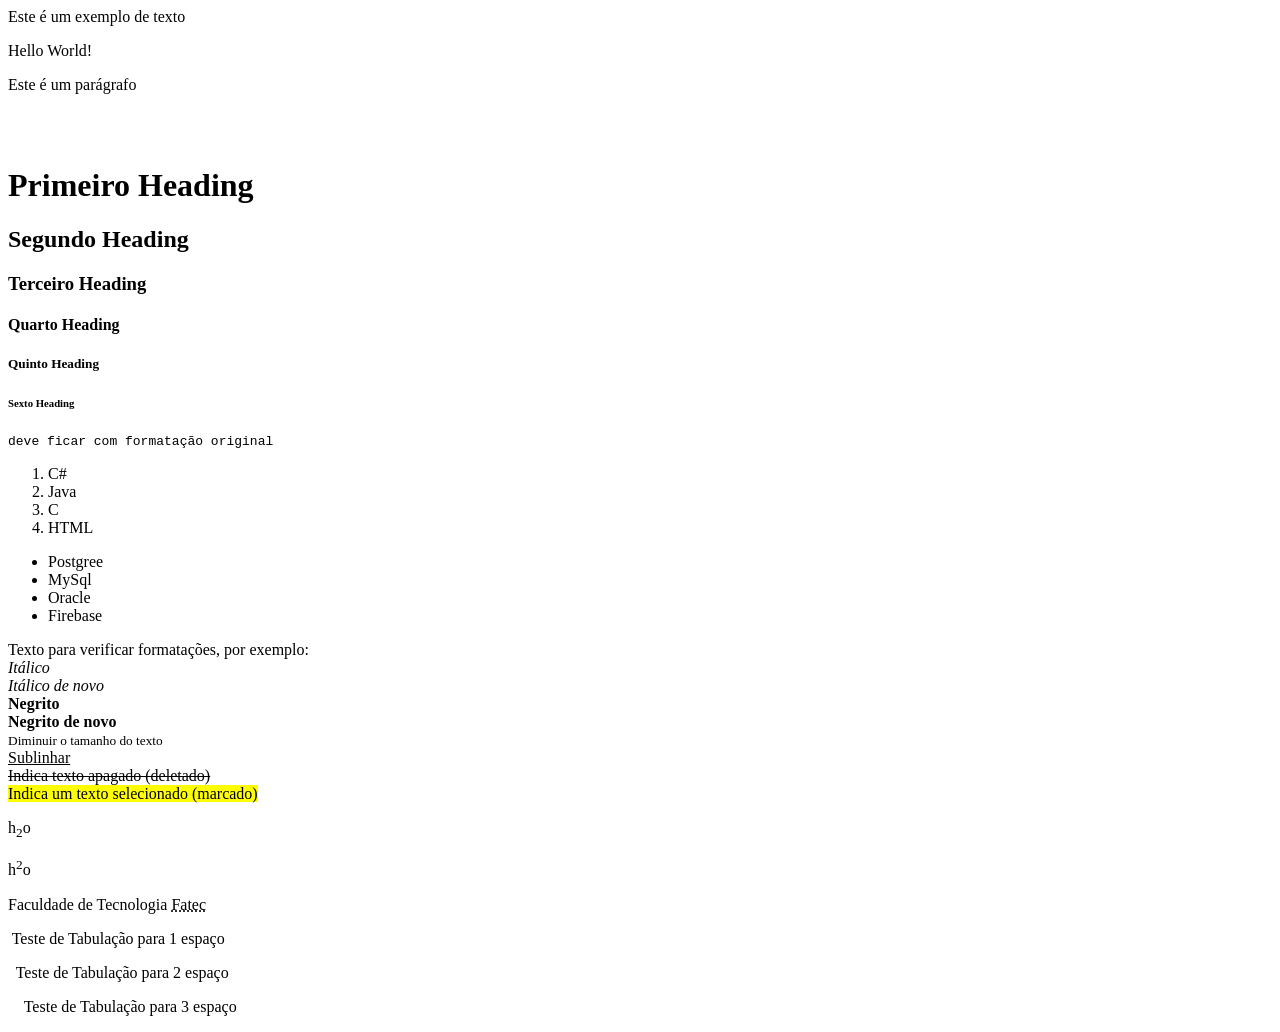
<file: Atividade1/index.html>
<!DOCTYPE html>
<html lang="pt-br">

<head>
    <meta charset="UTF-8" />

    <meta name="viewport" content="width=device-width, initial-scale=1.0" />
    <meta name="author" content="Guilherme" />
    <meta name="description" content="Página da web" />
    <meta name="keywords" content="sites, web, html" />
    <title>Minha Primeira página</title>
</head>

<body>
    Este é um exemplo de texto
    <p>Hello World!</p>
    <p>Este é um parágrafo</p>

    <br>
    <br>
    <!-- comentário -->
    <!--  -->
    <h1>Primeiro Heading</h1>
    <h2>Segundo Heading</h2>
    <h3>Terceiro Heading</h3>
    <h4>Quarto Heading</h4>
    <h5>Quinto Heading</h5>
    <h6>Sexto Heading</h6>

    <pre>deve ficar com formatação original</pre>
    <ol>
        <li>C#</li>
        <li>Java</li>
        <li>C</li>
        <li>HTML</li>
    </ol>

    <ul>
        <li>Postgree</li>
        <li>MySql</li>
        <li>Oracle</li>
        <li>Firebase</li>
    </ul>
    <p>Texto para verificar formatações,
        por exemplo: <br>
        <i>Itálico</i><br>
        <em>Itálico de novo</em><br>
        <b>Negrito</b><br>
        <strong>Negrito de novo</strong><br>
        <small>Diminuir o tamanho do texto</small><br>
        <u>Sublinhar</u><br>
        <del>Indica texto apagado (deletado)</del><br>
        <mark>Indica um texto selecionado (marcado)</mark><br>
        <p>h<sub>2</sub>o</p>
        <p>h<sup>2</sup>o</p>
        <p>Faculdade de Tecnologia
        <abbr title="Fatec Sorocaba">Fatec</abbr></p>

            <p>&nbsp;Teste de Tabulação para 1 espaço</p>
            <p>&ensp;Teste de Tabulação para 2 espaço</p>
            <p>&emsp;Teste de Tabulação para 3 espaço</p>

    </p>
</body>

</html>
</file>
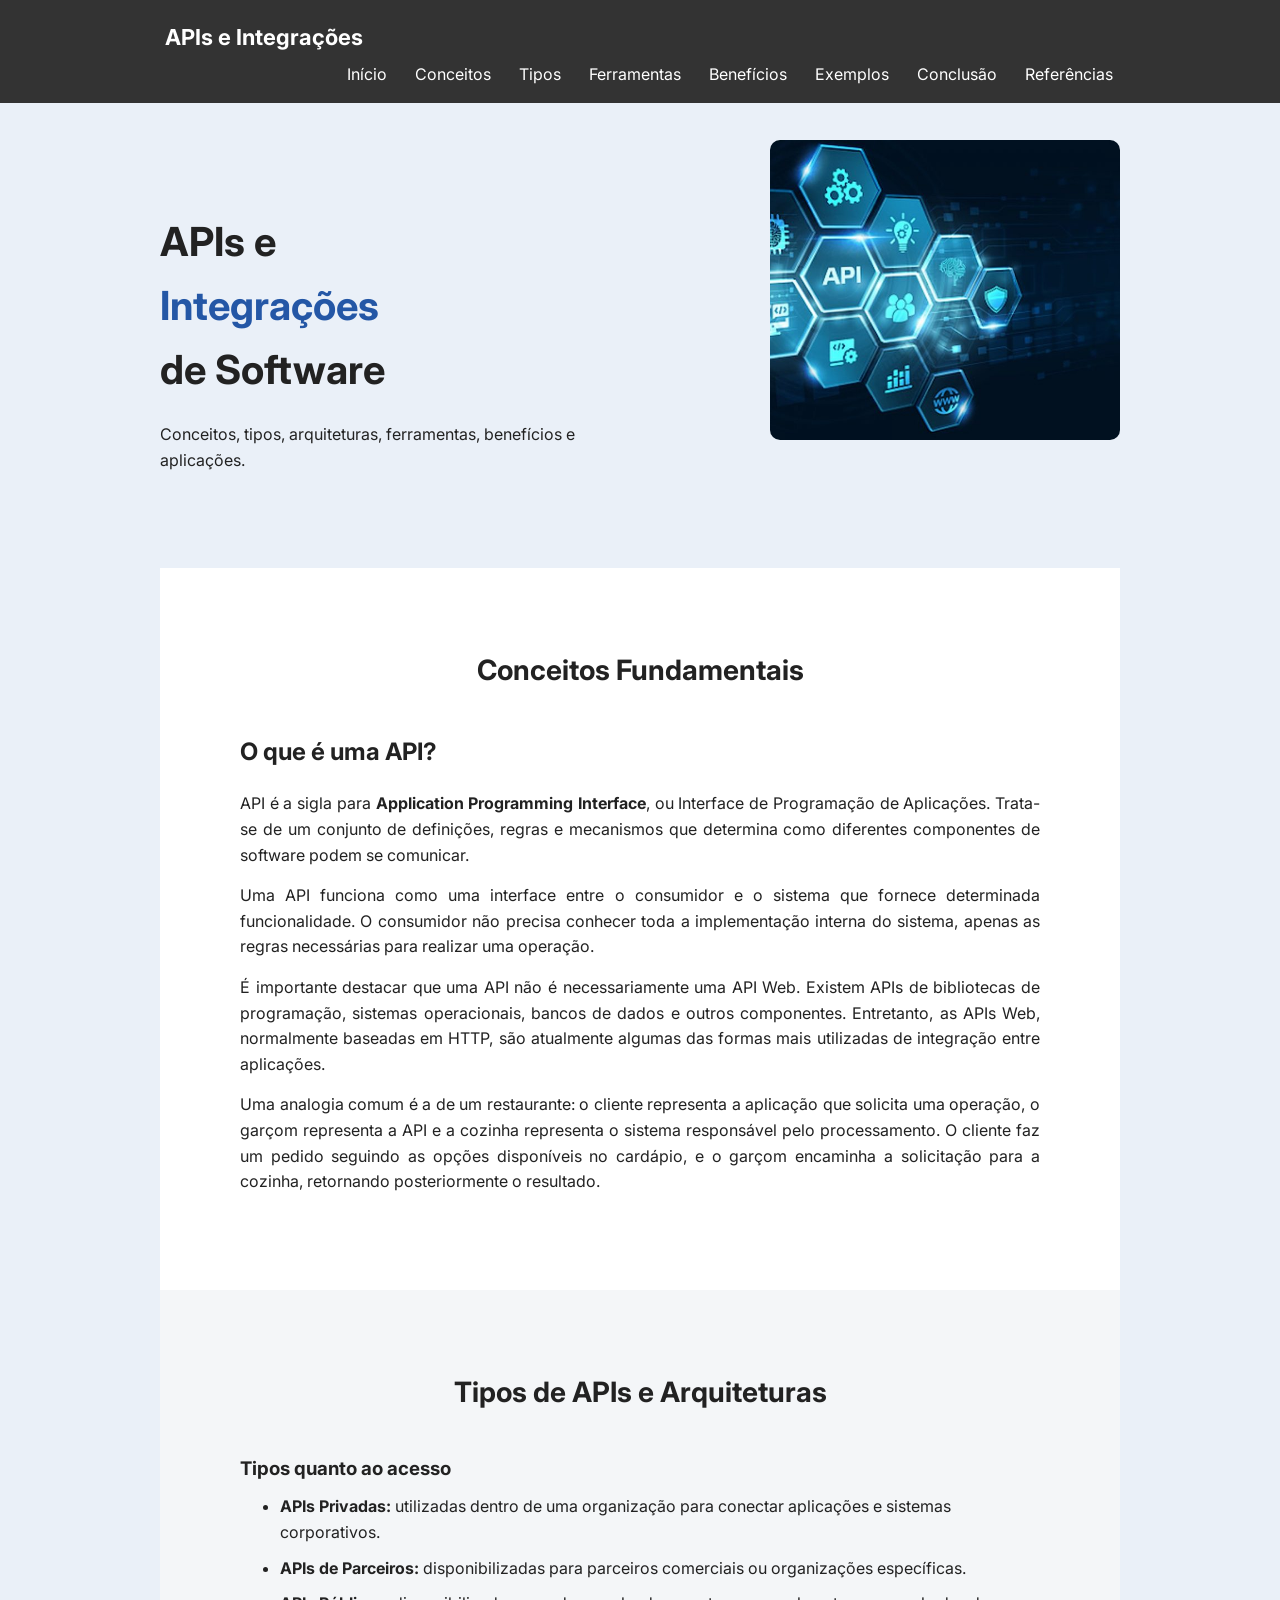
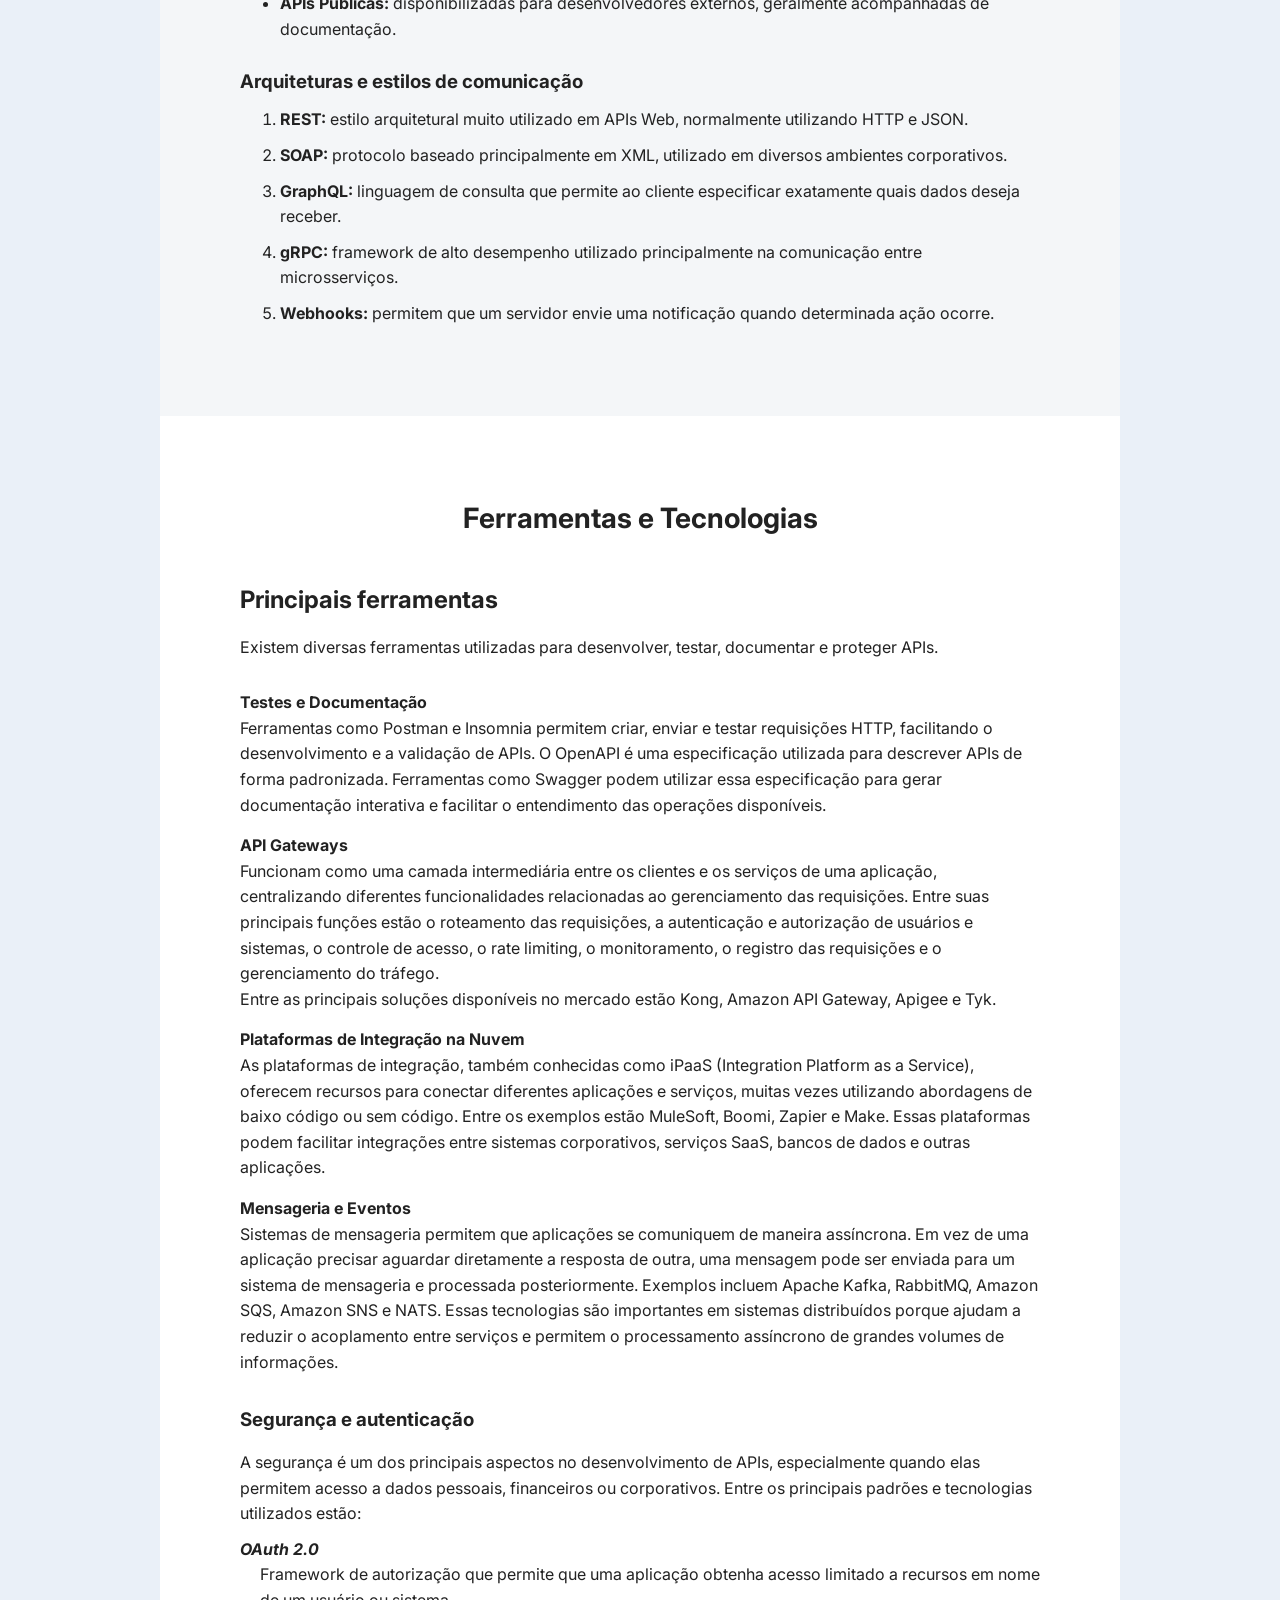
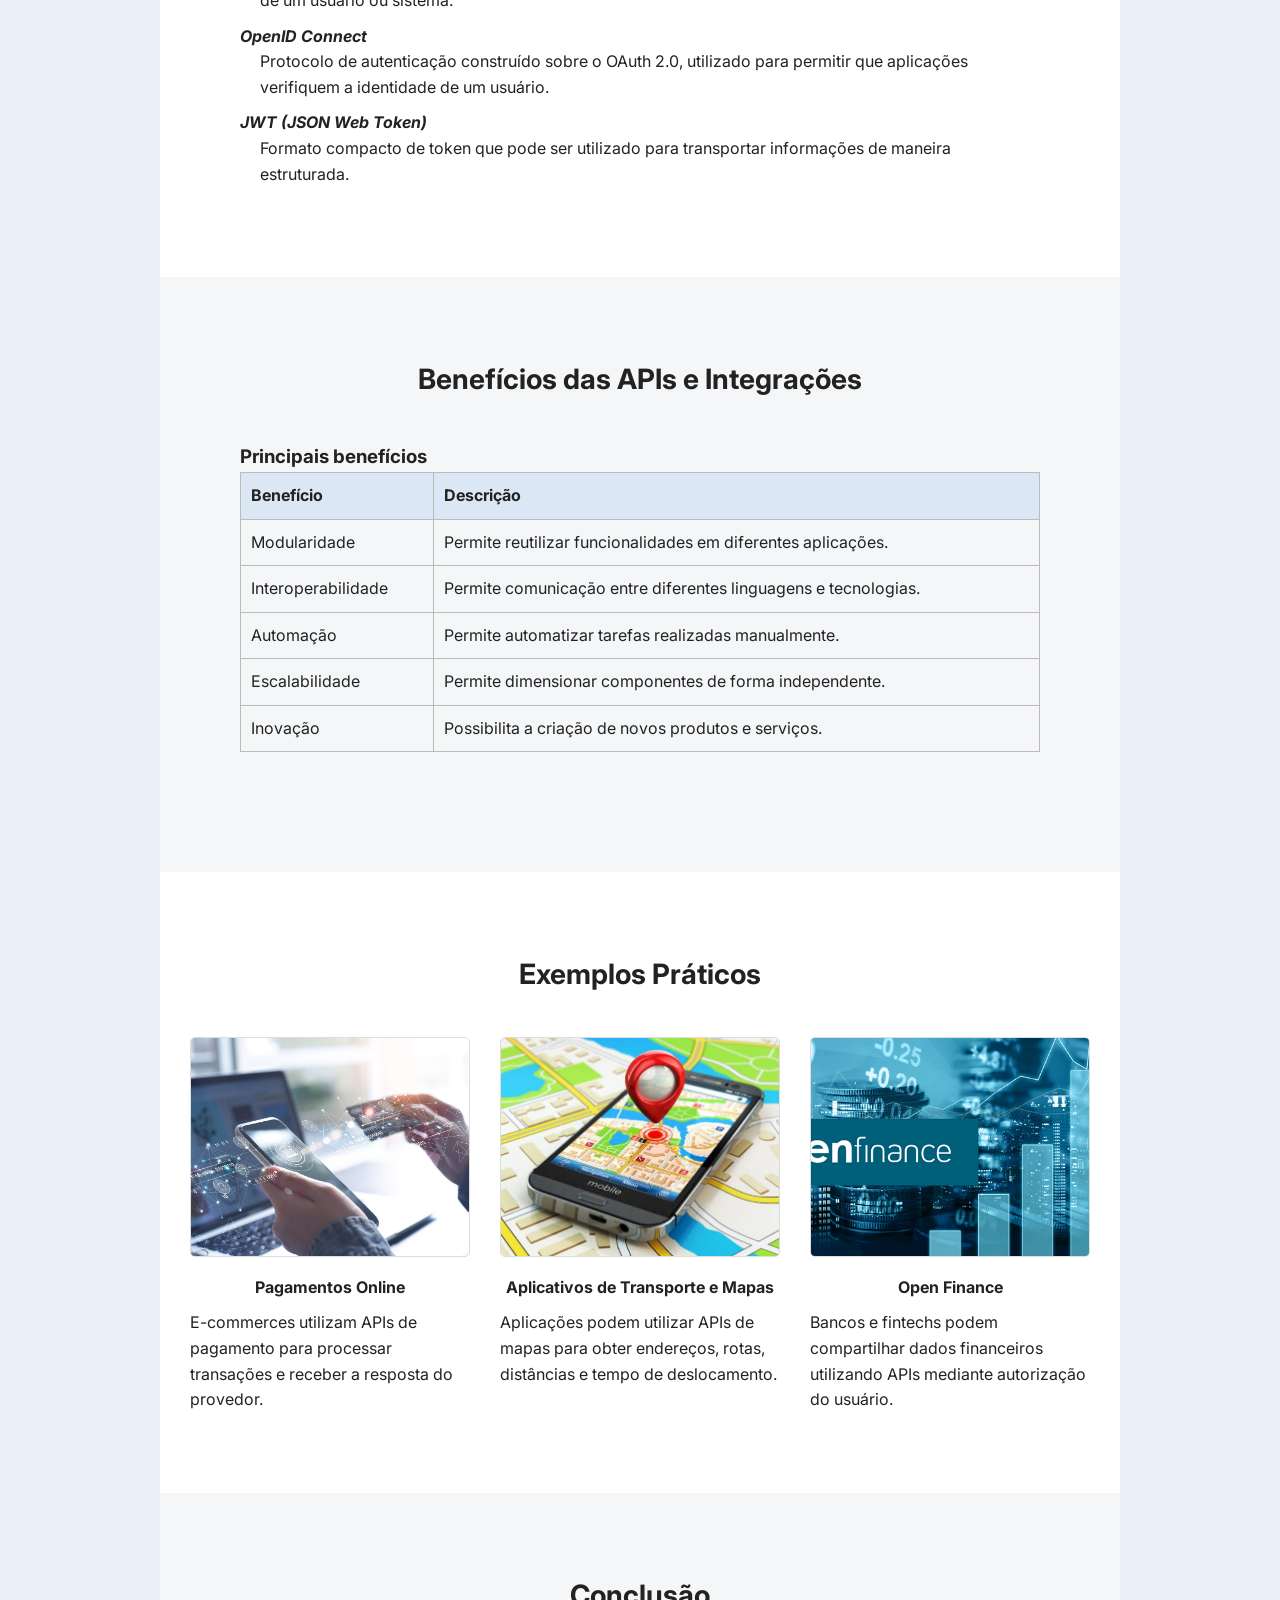
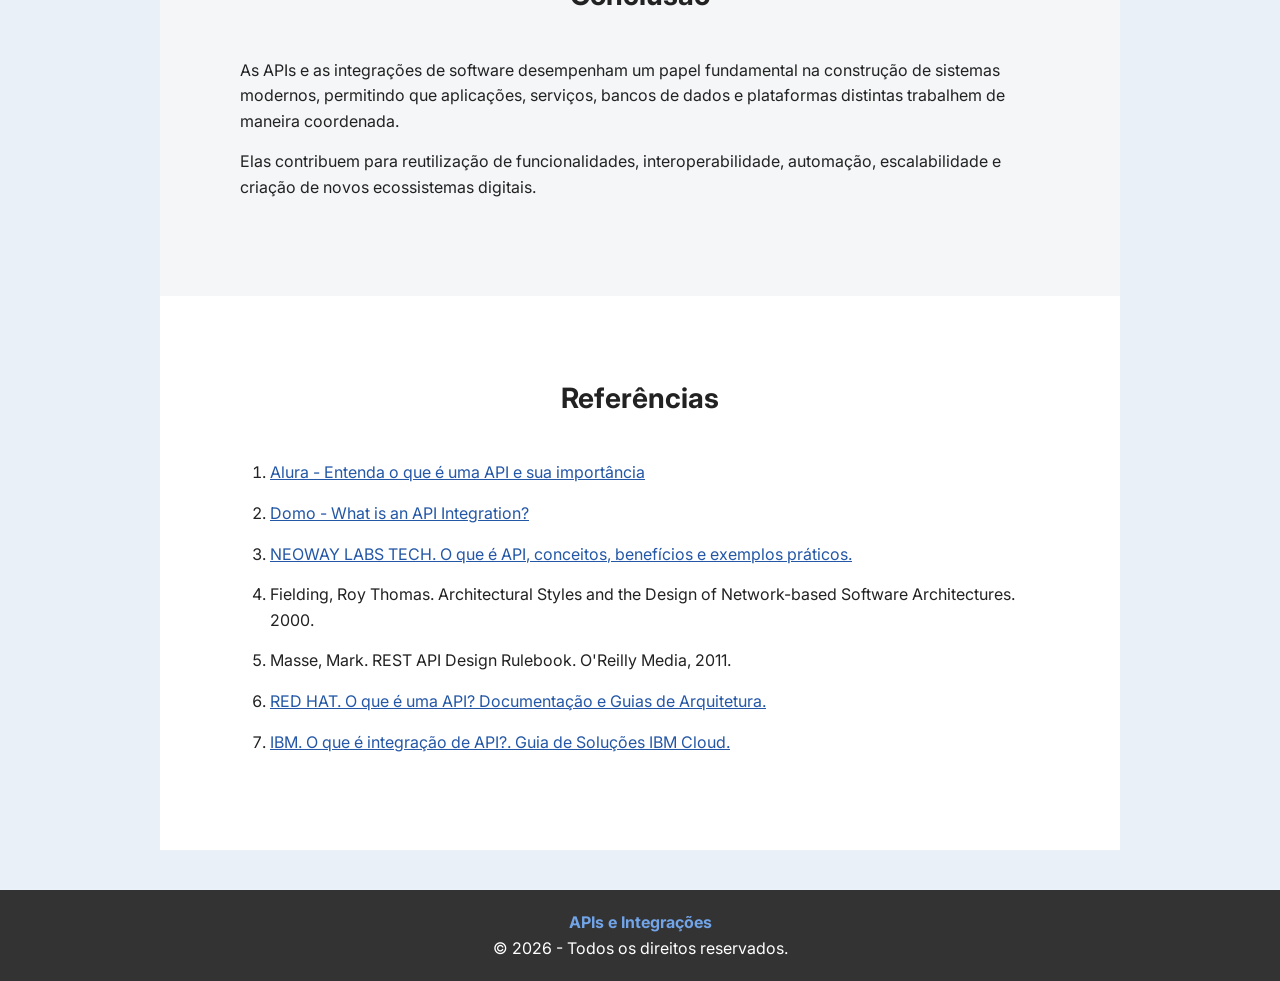
<file: Atividade3/index.html>
<!DOCTYPE html>
<html lang="pt-br">

<head>
    <meta charset="UTF-8">
    <meta name="viewport" content="width=device-width, initial-scale=1.0">

    <meta name="author" content="Guilherme">
    <meta name="description" content="Pesquisa sobre APIs e Integrações.">
    <meta name="keywords" content="APIs, Integrações, REST, SOAP, GraphQL, gRPC">

    <link rel="stylesheet" href="./styles/styles.css">

    <title>APIs e Integrações</title>
</head>

<body>

    <header class="header-1">

        <nav class="nav">

            <div>
                <a href="#home" class="nav-logo">APIs e Integrações</a>
            </div>

            <div class="nav-menu">

                <ul class="nav-list">

                    <li class="nav-item">
                        <a href="#home" class="nav-link">Início</a>
                    </li>

                    <li class="nav-item">
                        <a href="#conceitos" class="nav-link">Conceitos</a>
                    </li>

                    <li class="nav-item">
                        <a href="#tipos" class="nav-link">Tipos</a>
                    </li>

                    <li class="nav-item">
                        <a href="#ferramentas" class="nav-link">Ferramentas</a>
                    </li>

                    <li class="nav-item">
                        <a href="#beneficios" class="nav-link">Benefícios</a>
                    </li>

                    <li class="nav-item">
                        <a href="#exemplos" class="nav-link">Exemplos</a>
                    </li>

                    <li class="nav-item">
                        <a href="#conclusao" class="nav-link">Conclusão</a>
                    </li>

                    <li class="nav-item">
                        <a href="#referencias" class="nav-link">Referências</a>
                    </li>

                </ul>

            </div>

        </nav>

    </header>


    <main>

        <section class="home" id="home">

            <div class="home-data">

                <h1 class="home-title">
                    APIs e<br>
                    <span class="home-title-color">Integrações</span><br>
                    de Software
                </h1>

                <p>
                    Conceitos, tipos, arquiteturas, ferramentas,
                    benefícios e aplicações.
                </p>

            </div>


            <div class="home-img">

                <img src="./imagens/apiperfil.jpg"
                    width="350"
                    height="300"
                    alt="Servidores de computador"
                    title="Infraestrutura de tecnologia">

            </div>

        </section>


        <section class="conceitos section" id="conceitos">

            <h2 class="section-title">Conceitos Fundamentais</h2>

            <div class="conceitos-container">

                <div>

                    <h3 class="conceitos-subtitle">O que é uma API?</h3>

                    <p class="conceitos-text">
                        API é a sigla para <strong>Application Programming Interface</strong>,
                        ou Interface de Programação de Aplicações. Trata-se de um conjunto
                        de definições, regras e mecanismos que determina como diferentes
                        componentes de software podem se comunicar.
                    </p>

                    <p class="conceitos-text">
                        Uma API funciona como uma interface entre o consumidor e o sistema
                        que fornece determinada funcionalidade. O consumidor não precisa
                        conhecer toda a implementação interna do sistema, apenas as regras
                        necessárias para realizar uma operação.
                    </p>

                    <p class="conceitos-text">
                        É importante destacar que uma API não é necessariamente uma API Web.
                        Existem APIs de bibliotecas de programação, sistemas operacionais,
                        bancos de dados e outros componentes. Entretanto, as APIs Web,
                        normalmente baseadas em HTTP, são atualmente algumas das formas
                        mais utilizadas de integração entre aplicações.
                    </p>

                    <p class="conceitos-text">
                        Uma analogia comum é a de um restaurante: o cliente representa a
                        aplicação que solicita uma operação, o garçom representa a API e
                        a cozinha representa o sistema responsável pelo processamento.
                        O cliente faz um pedido seguindo as opções disponíveis no cardápio,
                        e o garçom encaminha a solicitação para a cozinha, retornando
                        posteriormente o resultado.
                    </p>

                </div>

            </div>

        </section>


        <section class="tipos section" id="tipos">

            <h2 class="section-title">Tipos de APIs e Arquiteturas</h2>

            <div class="tipos-container">

                <h3>Tipos quanto ao acesso</h3>

                <ul>

                    <li>
                        <strong>APIs Privadas:</strong> utilizadas dentro de uma organização
                        para conectar aplicações e sistemas corporativos.
                    </li>

                    <li>
                        <strong>APIs de Parceiros:</strong> disponibilizadas para parceiros
                        comerciais ou organizações específicas.
                    </li>

                    <li>
                        <strong>APIs Públicas:</strong> disponibilizadas para desenvolvedores
                        externos, geralmente acompanhadas de documentação.
                    </li>

                </ul>


                <h3>Arquiteturas e estilos de comunicação</h3>

                <ol>

                    <li>
                        <strong>REST:</strong> estilo arquitetural muito utilizado em APIs Web,
                        normalmente utilizando HTTP e JSON.
                    </li>

                    <li>
                        <strong>SOAP:</strong> protocolo baseado principalmente em XML,
                        utilizado em diversos ambientes corporativos.
                    </li>

                    <li>
                        <strong>GraphQL:</strong> linguagem de consulta que permite ao cliente
                        especificar exatamente quais dados deseja receber.
                    </li>

                    <li>
                        <strong>gRPC:</strong> framework de alto desempenho utilizado
                        principalmente na comunicação entre microsserviços.
                    </li>

                    <li>
                        <strong>Webhooks:</strong> permitem que um servidor envie uma
                        notificação quando determinada ação ocorre.
                    </li>

                </ol>

            </div>

        </section>


        <section class="ferramentas section" id="ferramentas">

            <h2 class="section-title">Ferramentas e Tecnologias</h2>

            <div class="ferramentas-container">

                <div>

                    <h3 class="ferramentas-subtitle">Principais ferramentas</h3>

                    <p class="ferramentas-text">
                        Existem diversas ferramentas utilizadas para desenvolver,
                        testar, documentar e proteger APIs.
                    </p>


                    <div class="ferramentas-data">

                        <div class="ferramentas-names">

                            <p>
                                <strong>Testes e Documentação</strong>
                            </p>

                            <p>
                                Ferramentas como Postman e Insomnia permitem criar,
                                enviar e testar requisições HTTP, facilitando o desenvolvimento
                                e a validação de APIs. O OpenAPI é uma especificação utilizada
                                para descrever APIs de forma padronizada. Ferramentas como
                                Swagger podem utilizar essa especificação para gerar documentação
                                interativa e facilitar o entendimento das operações disponíveis.
                            </p>

                        </div>

                    </div>


                    <div class="ferramentas-data">

                        <div class="ferramentas-names">

                            <p>
                                <strong>API Gateways</strong>
                            </p>

                            <p>
                                Funcionam como uma camada intermediária entre os clientes e
                                os serviços de uma aplicação, centralizando diferentes
                                funcionalidades relacionadas ao gerenciamento das requisições.
                                Entre suas principais funções estão o roteamento das requisições,
                                a autenticação e autorização de usuários e sistemas, o controle
                                de acesso, o rate limiting, o monitoramento, o registro das
                                requisições e o gerenciamento do tráfego.
                            </p>

                            <p>
                                Entre as principais soluções disponíveis no mercado estão
                                Kong, Amazon API Gateway, Apigee e Tyk.
                            </p>

                        </div>

                    </div>


                    <div class="ferramentas-data">

                        <div class="ferramentas-names">

                            <p>
                                <strong>Plataformas de Integração na Nuvem</strong>
                            </p>

                            <p>
                                As plataformas de integração, também conhecidas como iPaaS
                                (Integration Platform as a Service), oferecem recursos para
                                conectar diferentes aplicações e serviços, muitas vezes utilizando
                                abordagens de baixo código ou sem código. Entre os exemplos estão
                                MuleSoft, Boomi, Zapier e Make. Essas plataformas podem facilitar
                                integrações entre sistemas corporativos, serviços SaaS, bancos de
                                dados e outras aplicações.
                            </p>

                        </div>

                    </div>


                    <div class="ferramentas-data">

                        <div class="ferramentas-names">

                            <p>
                                <strong>Mensageria e Eventos</strong>
                            </p>

                            <p>
                                Sistemas de mensageria permitem que aplicações se comuniquem
                                de maneira assíncrona. Em vez de uma aplicação precisar aguardar
                                diretamente a resposta de outra, uma mensagem pode ser enviada
                                para um sistema de mensageria e processada posteriormente.
                                Exemplos incluem Apache Kafka, RabbitMQ, Amazon SQS, Amazon SNS
                                e NATS. Essas tecnologias são importantes em sistemas distribuídos
                                porque ajudam a reduzir o acoplamento entre serviços e permitem
                                o processamento assíncrono de grandes volumes de informações.
                            </p>

                        </div>

                    </div>


                    <h3>Segurança e autenticação</h3>

                    <p>
                        A segurança é um dos principais aspectos no desenvolvimento de APIs,
                        especialmente quando elas permitem acesso a dados pessoais, financeiros
                        ou corporativos. Entre os principais padrões e tecnologias utilizados estão:
                    </p>


                    <dl>

                        <dt>
                            <em>OAuth 2.0</em>
                        </dt>

                        <dd>
                            Framework de autorização que permite que uma aplicação obtenha
                            acesso limitado a recursos em nome de um usuário ou sistema.
                        </dd>


                        <dt>
                            <em>OpenID Connect</em>
                        </dt>

                        <dd>
                            Protocolo de autenticação construído sobre o OAuth 2.0, utilizado
                            para permitir que aplicações verifiquem a identidade de um usuário.
                        </dd>


                        <dt>
                            <em>JWT (JSON Web Token)</em>
                        </dt>

                        <dd>
                            Formato compacto de token que pode ser utilizado para transportar
                            informações de maneira estruturada.
                        </dd>

                    </dl>

                </div>

            </div>

        </section>


        <section class="beneficios section" id="beneficios">

            <h2 class="section-title">
                Benefícios das APIs e Integrações
            </h2>

            <div class="beneficios-text">

                <h3>Principais benefícios</h3>

                <table class="beneficios-table">

                    <thead>

                        <tr>
                            <th>Benefício</th>
                            <th>Descrição</th>
                        </tr>

                    </thead>

                    <tbody>

                        <tr>
                            <td>Modularidade</td>
                            <td>
                                Permite reutilizar funcionalidades em diferentes aplicações.
                            </td>
                        </tr>

                        <tr>
                            <td>Interoperabilidade</td>
                            <td>
                                Permite comunicação entre diferentes linguagens e tecnologias.
                            </td>
                        </tr>

                        <tr>
                            <td>Automação</td>
                            <td>
                                Permite automatizar tarefas realizadas manualmente.
                            </td>
                        </tr>

                        <tr>
                            <td>Escalabilidade</td>
                            <td>
                                Permite dimensionar componentes de forma independente.
                            </td>
                        </tr>

                        <tr>
                            <td>Inovação</td>
                            <td>
                                Possibilita a criação de novos produtos e serviços.
                            </td>
                        </tr>

                    </tbody>

                </table>

            </div>

        </section>


        <section class="exemplos section" id="exemplos">

            <h2 class="section-title">Exemplos Práticos</h2>

            <div class="exemplos-container">


                <div class="exemplos-img">

                    <figure>

                        <img src="./imagens/pagamentoonline.jpg"
                            alt="Compra online" width="300" height="250">

                        <figcaption>
                            Pagamentos Online
                        </figcaption>

                    </figure>

                    <p>
                        E-commerces utilizam APIs de pagamento para processar
                        transações e receber a resposta do provedor.
                    </p>

                </div>


                <div class="exemplos-img">

                    <figure>

                        <img src="./imagens/appmapas.jpg"
                            alt="Mapa e localização" width="300" height="250">

                        <figcaption>
                            Aplicativos de Transporte e Mapas
                        </figcaption>

                    </figure>

                    <p>
                        Aplicações podem utilizar APIs de mapas para obter
                        endereços, rotas, distâncias e tempo de deslocamento.
                    </p>

                </div>


                <div class="exemplos-img">

                    <figure>

                        <img src="./imagens/openfinance.png"
                            alt="Open Finance" width="300" height="250">

                        <figcaption>
                            Open Finance
                        </figcaption>

                    </figure>

                    <p>
                        Bancos e fintechs podem compartilhar dados financeiros
                        utilizando APIs mediante autorização do usuário.
                    </p>

                </div>


            </div>

        </section>


        <section class="conclusao section" id="conclusao">

            <h2 class="section-title">Conclusão</h2>

            <div class="conclusao-container">

                <p>
                    As APIs e as integrações de software desempenham um papel fundamental
                    na construção de sistemas modernos, permitindo que aplicações, serviços,
                    bancos de dados e plataformas distintas trabalhem de maneira coordenada.
                </p>

                <p>
                    Elas contribuem para reutilização de funcionalidades, interoperabilidade,
                    automação, escalabilidade e criação de novos ecossistemas digitais.
                </p>

            </div>

        </section>


        <section class="referencias section" id="referencias">

            <h2 class="section-title">Referências</h2>

            <div class="referencias-container">

                <ol>

                    <li>
                        <a href="https://www.alura.com.br/artigos/api"
                            target="_blank"
                            rel="noopener noreferrer">
                            Alura - Entenda o que é uma API e sua importância
                        </a>
                    </li>

                    <li>
                        <a href="https://www.domo.com/glossary/api-integration"
                            target="_blank"
                            rel="noopener noreferrer">
                            Domo - What is an API Integration?
                        </a>
                    </li>

                    <li>
                        <a href="https://www.youtube.com/watch?v=luvsk5YjU6c"
                            target="_blank"
                            rel="noopener noreferrer">
                            NEOWAY LABS TECH. O que é API, conceitos, benefícios e exemplos práticos.
                        </a>
                    </li>

                    <li>
                        Fielding, Roy Thomas. Architectural Styles and the Design of
                        Network-based Software Architectures. 2000.
                    </li>

                    <li>
                        Masse, Mark. REST API Design Rulebook. O'Reilly Media, 2011.
                    </li>

                    <li>
                        <a href="https://www.redhat.com/pt-br/topics/api/what-are-application-programming-interfaces"
                            target="_blank"
                            rel="noopener noreferrer">
                            RED HAT. O que é uma API? Documentação e Guias de Arquitetura.
                        </a>
                    </li>

                    <li>
                        <a href="https://www.ibm.com/br-pt/topics/api-integration"
                            target="_blank"
                            rel="noopener noreferrer">
                            IBM. O que é integração de API?. Guia de Soluções IBM Cloud.
                        </a>
                    </li>

                </ol>

            </div>

        </section>

    </main>


    <footer>

        <p id="footer-title">
            APIs e Integrações
        </p>

        <p>
            &copy; 2026 - Todos os direitos reservados.
        </p>

    </footer>

</body>

</html>
</file>
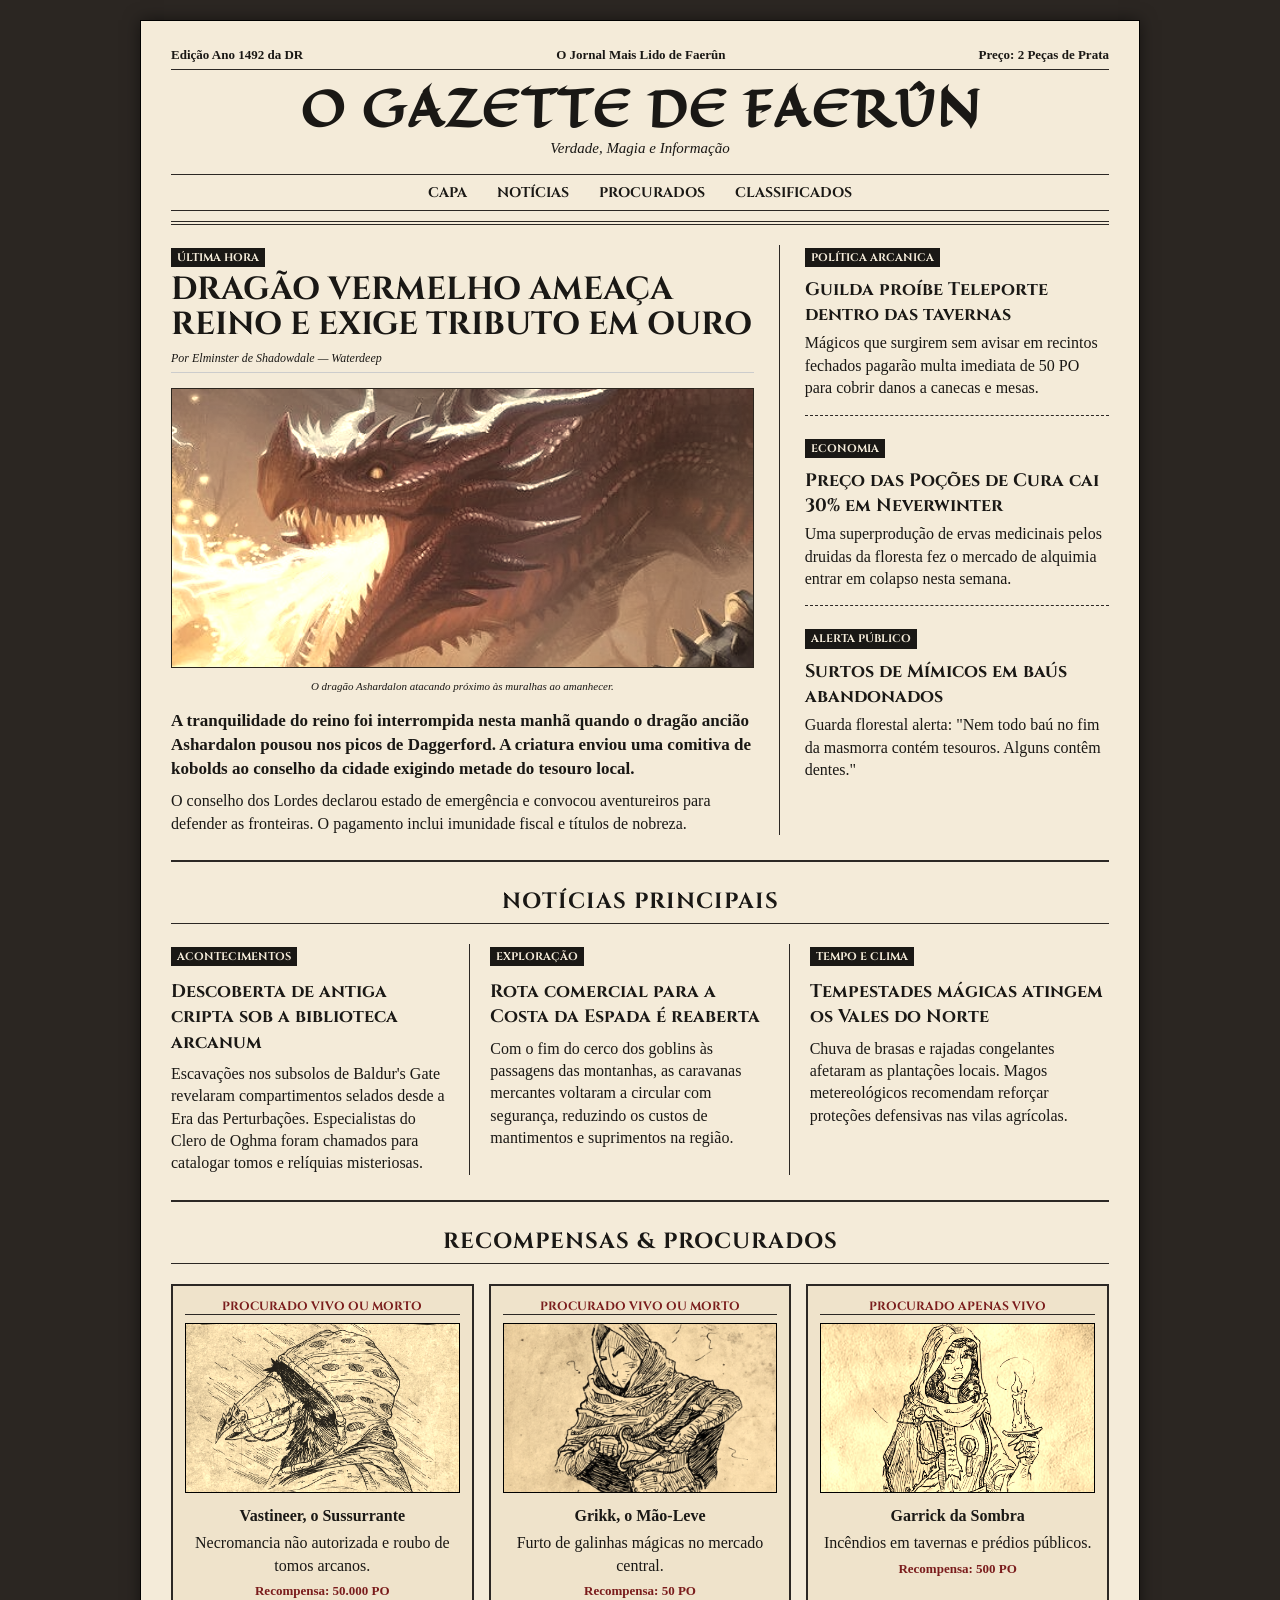
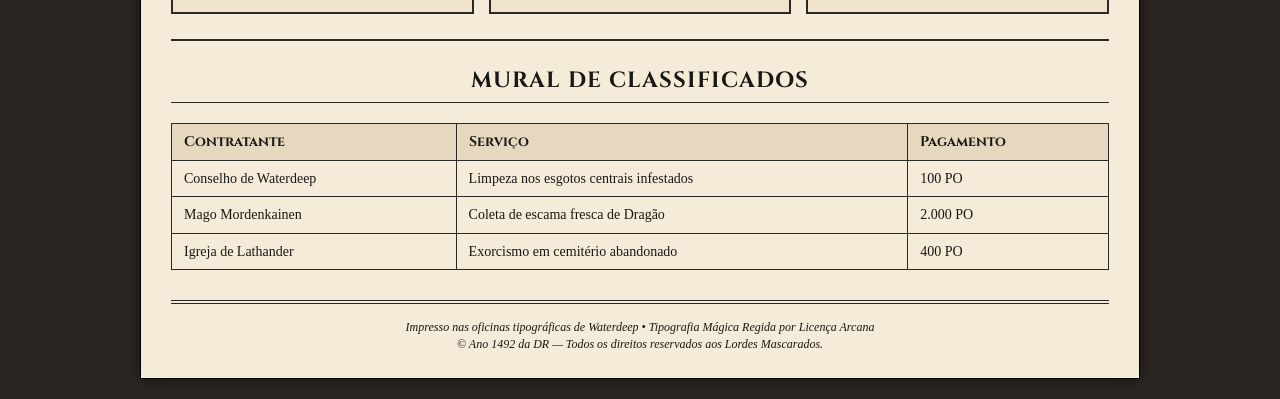
<file: Atividade4/index.html>
<!DOCTYPE html>
<html lang="pt-br">

<head>
    <meta charset="UTF-8">
    <meta name="viewport" content="width=device-width, initial-scale=1.0">

    <meta name="author" content="Guilherme">
    <meta name="description" content="O Gazette de Faerûn - As Notícias do Reino em Primeira Mão">
    
    <link rel="stylesheet" href="./styles/styles.css">

    <title>O Gazette de Faerûn | Edição Diária</title>
</head>

<body>

    <div class="site-container">

        <header class="header-gazette">
            
            <div class="top-bar">
                <span>Edição Ano 1492 da DR</span>
                <span>O Jornal Mais Lido de Faerûn</span>
                <span>Preço: 2 Peças de Prata</span>
            </div>

            <h1 class="main-title">O GAZETTE DE FAERÛN</h1>
            
            <p class="subtitle">Verdade, Magia e Informação</p>

            <nav class="nav-bar">
                <ul class="nav-list">
                    <li><a href="#capa">Capa</a></li>
                    <li><a href="#noticias-principais">Notícias</a></li>
                    <li><a href="#procurados">Procurados</a></li>
                    <li><a href="#classificados">Classificados</a></li>
                </ul>
            </nav>
        </header>

        <main class="journal-layout" id="capa">

            <article class="main-article">
                <span class="category-tag">ÚLTIMA HORA</span>
                
                <h2>DRAGÃO VERMELHO AMEAÇA REINO E EXIGE TRIBUTO EM OURO</h2>
                <p class="author">Por Elminster de Shadowdale — Waterdeep</p>
                
                <figure class="article-image">
                    <img src="./imagens/reddragon.jpg" alt="Dragão atacando">
                    <figcaption>O dragão Ashardalon atacando próximo às muralhas ao amanhecer.</figcaption>
                </figure>

                <p class="lead">
                    A tranquilidade do reino foi interrompida nesta manhã quando o dragão ancião Ashardalon pousou nos picos de Daggerford. A criatura enviou uma comitiva de kobolds ao conselho da cidade exigindo metade do tesouro local.
                </p>
                <p>
                    O conselho dos Lordes declarou estado de emergência e convocou aventureiros para defender as fronteiras. O pagamento inclui imunidade fiscal e títulos de nobreza.
                </p>
            </article>

            <aside class="side-articles" id="reinos">

                <article class="sub-article">
                    <span class="category-tag">POLÍTICA ARCANICA</span>
                    <h3>Guilda proíbe Teleporte dentro das tavernas</h3>
                    <p>Mágicos que surgirem sem avisar em recintos fechados pagarão multa imediata de 50 PO para cobrir danos a canecas e mesas.</p>
                </article>

                <article class="sub-article">
                    <span class="category-tag">ECONOMIA</span>
                    <h3>Preço das Poções de Cura cai 30% em Neverwinter</h3>
                    <p>Uma superprodução de ervas medicinais pelos druidas da floresta fez o mercado de alquimia entrar em colapso nesta semana.</p>
                </article>

                <article class="sub-article">
                    <span class="category-tag">ALERTA PÚBLICO</span>
                    <h3>Surtos de Mímicos em baús abandonados</h3>
                    <p>Guarda florestal alerta: "Nem todo baú no fim da masmorra contém tesouros. Alguns contêm dentes."</p>
                </article>

            </aside>

        </main>

        <section class="news-section" id="noticias-principais">
            <h2 class="section-heading">NOTÍCIAS PRINCIPAIS</h2>
            
            <div class="news-grid">
                <article class="news-card">
                    <span class="category-tag">ACONTECIMENTOS</span>
                    <h3>Descoberta de antiga cripta sob a biblioteca arcanum</h3>
                    <p>Escavações nos subsolos de Baldur's Gate revelaram compartimentos selados desde a Era das Perturbações. Especialistas do Clero de Oghma foram chamados para catalogar tomos e relíquias misteriosas.</p>
                </article>

                <article class="news-card">
                    <span class="category-tag">EXPLORAÇÃO</span>
                    <h3>Rota comercial para a Costa da Espada é reaberta</h3>
                    <p>Com o fim do cerco dos goblins às passagens das montanhas, as caravanas mercantes voltaram a circular com segurança, reduzindo os custos de mantimentos e suprimentos na região.</p>
                </article>

                <article class="news-card">
                    <span class="category-tag">TEMPO E CLIMA</span>
                    <h3>Tempestades mágicas atingem os Vales do Norte</h3>
                    <p>Chuva de brasas e rajadas congelantes afetaram as plantações locais. Magos metereológicos recomendam reforçar proteções defensivas nas vilas agrícolas.</p>
                </article>
            </div>
        </section>

        <section class="wanted-section" id="procurados">
            <h2 class="section-heading">RECOMPENSAS & PROCURADOS</h2>

            <div class="wanted-grid">
                
                <div class="wanted-card">
                    <h4>PROCURADO VIVO OU MORTO</h4>
                    <img src="./imagens/vastineer.jpg" alt="Vastineer">
                    <p class="wanted-name">Vastineer, o Sussurrante</p>
                    <p>Necromancia não autorizada e roubo de tomos arcanos.</p>
                    <p class="price">Recompensa: 50.000 PO</p>
                </div>

                <div class="wanted-card">
                    <h4>PROCURADO VIVO OU MORTO</h4>
                    <img src="./imagens/grikk.jpg" alt="Grikk">
                    <p class="wanted-name">Grikk, o Mão-Leve</p>
                    <p>Furto de galinhas mágicas no mercado central.</p>
                    <p class="price">Recompensa: 50 PO</p>
                </div>

                <div class="wanted-card">
                    <h4>PROCURADO APENAS VIVO</h4>
                    <img src="./imagens/garrick.jpg" alt="Garrick">
                    <p class="wanted-name">Garrick da Sombra</p>
                    <p>Incêndios em tavernas e prédios públicos.</p>
                    <p class="price">Recompensa: 500 PO</p>
                </div>

            </div>
        </section>

        <section class="classifieds-section" id="classificados">
            <h2 class="section-heading">MURAL DE CLASSIFICADOS</h2>

            <div class="classifieds-table-wrapper">
                <table class="classifieds-table">
                    <thead>
                        <tr>
                            <th>Contratante</th>
                            <th>Serviço</th>
                            <th>Pagamento</th>
                        </tr>
                    </thead>
                    <tbody>
                        <tr>
                            <td>Conselho de Waterdeep</td>
                            <td>Limpeza nos esgotos centrais infestados</td>
                            <td>100 PO</td>
                        </tr>
                        <tr>
                            <td>Mago Mordenkainen</td>
                            <td>Coleta de escama fresca de Dragão</td>
                            <td>2.000 PO</td>
                        </tr>
                        <tr>
                            <td>Igreja de Lathander</td>
                            <td>Exorcismo em cemitério abandonado</td>
                            <td>400 PO</td>
                        </tr>
                    </tbody>
                </table>
            </div>
        </section>

        <footer class="footer-gazette">
            <p>Impresso nas oficinas tipográficas de Waterdeep • Tipografia Mágica Regida por Licença Arcana</p>
            <p>&copy; Ano 1492 da DR — Todos os direitos reservados aos Lordes Mascarados.</p>
        </footer>

    </div>

</body>

</html>
</file>
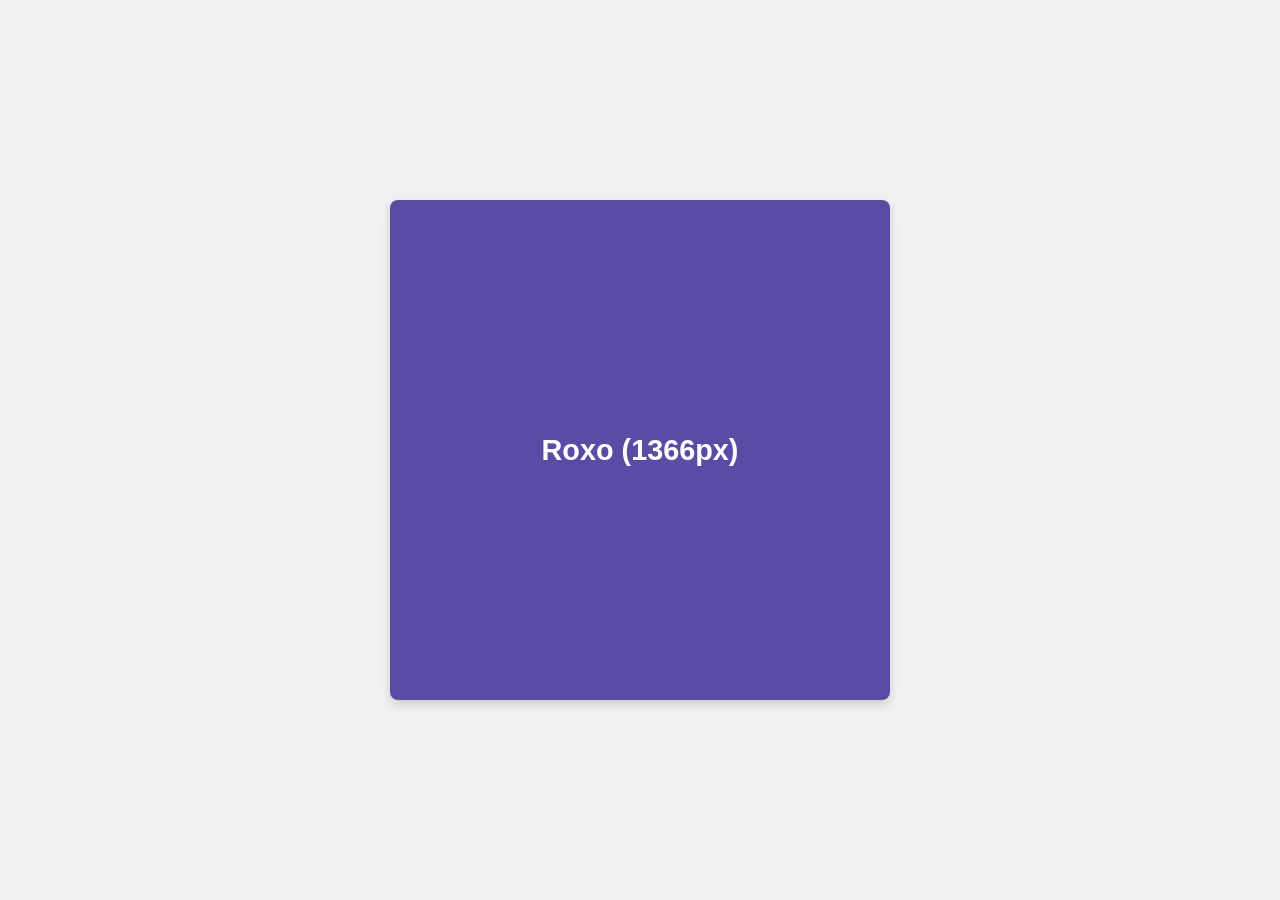
<file: Atividade5/index.html>
<!DOCTYPE html>
<html lang="pt-BR">
<head>
    <meta charset="UTF-8">
    <meta name="viewport" content="width=device-width, initial-scale=1.0">
    <title>Atividade 5 - Breakpoints</title>
    <link rel="stylesheet" href="./styles/styles.css">
</head>
<body>

    <div class="caixa">
        <h2></h2>
    </div>

</body>
</html>
</file>
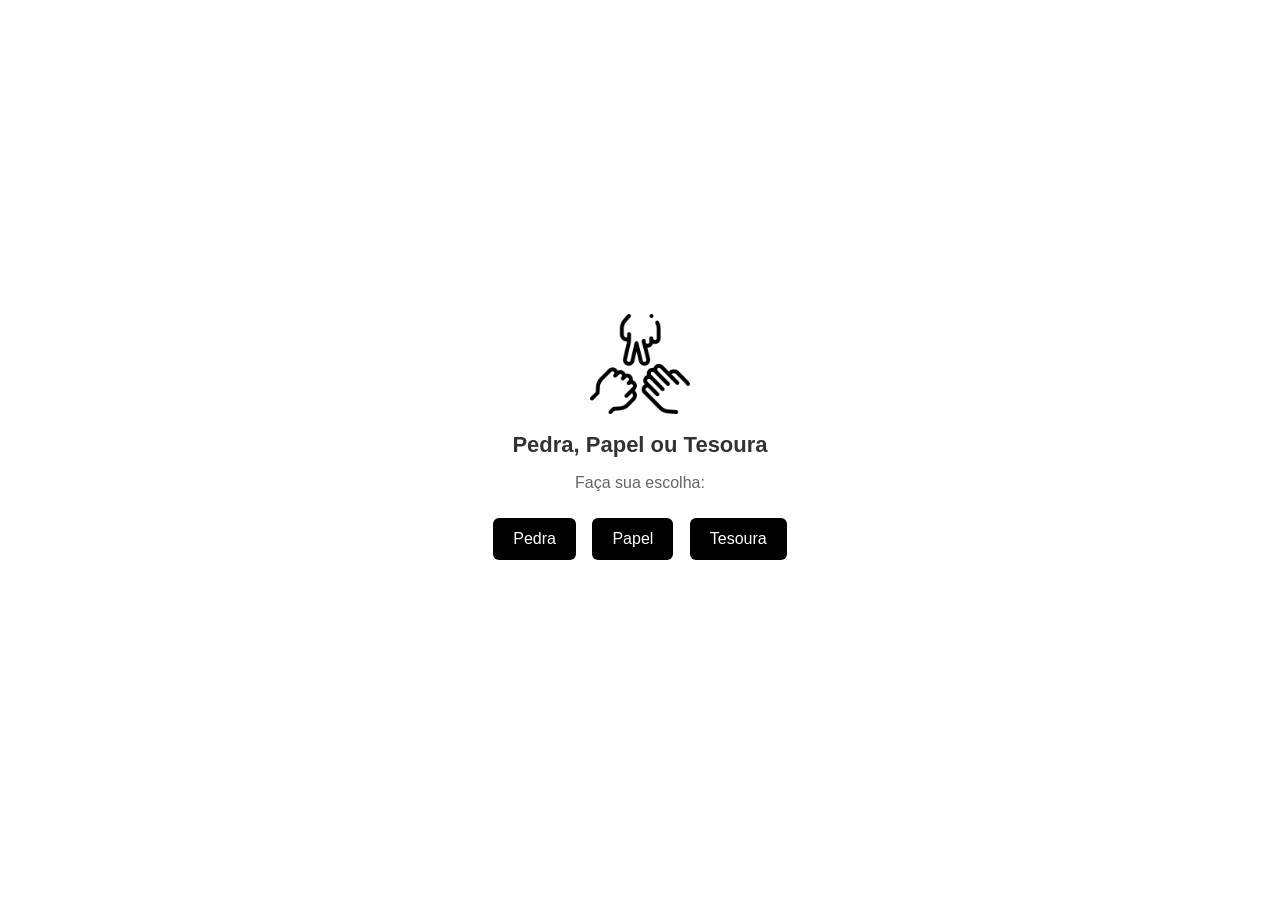
<file: Atividade7/index.html>
<!DOCTYPE html>
<html lang="pt-BR">
<head>
    <meta charset="UTF-8">
    <title>Pedra, Papel ou Tesoura</title>
    <link rel="stylesheet" href="styles.css">
    <script src="script.js" defer></script>
</head>
<body>
    <div>
        <img src="rock-paper-scissors.png" alt="Pedra, Papel ou Tesoura" width="100">
        <h1>Pedra, Papel ou Tesoura</h1>
        <p>Faça sua escolha:</p>
        
        <button onclick="jogar('Pedra')">Pedra</button>
        <button onclick="jogar('Papel')">Papel</button>
        <button onclick="jogar('Tesoura')">Tesoura</button>

        <h2 id="mensagem"></h2>
</div>
    </div>
</body>
</html>
</file>
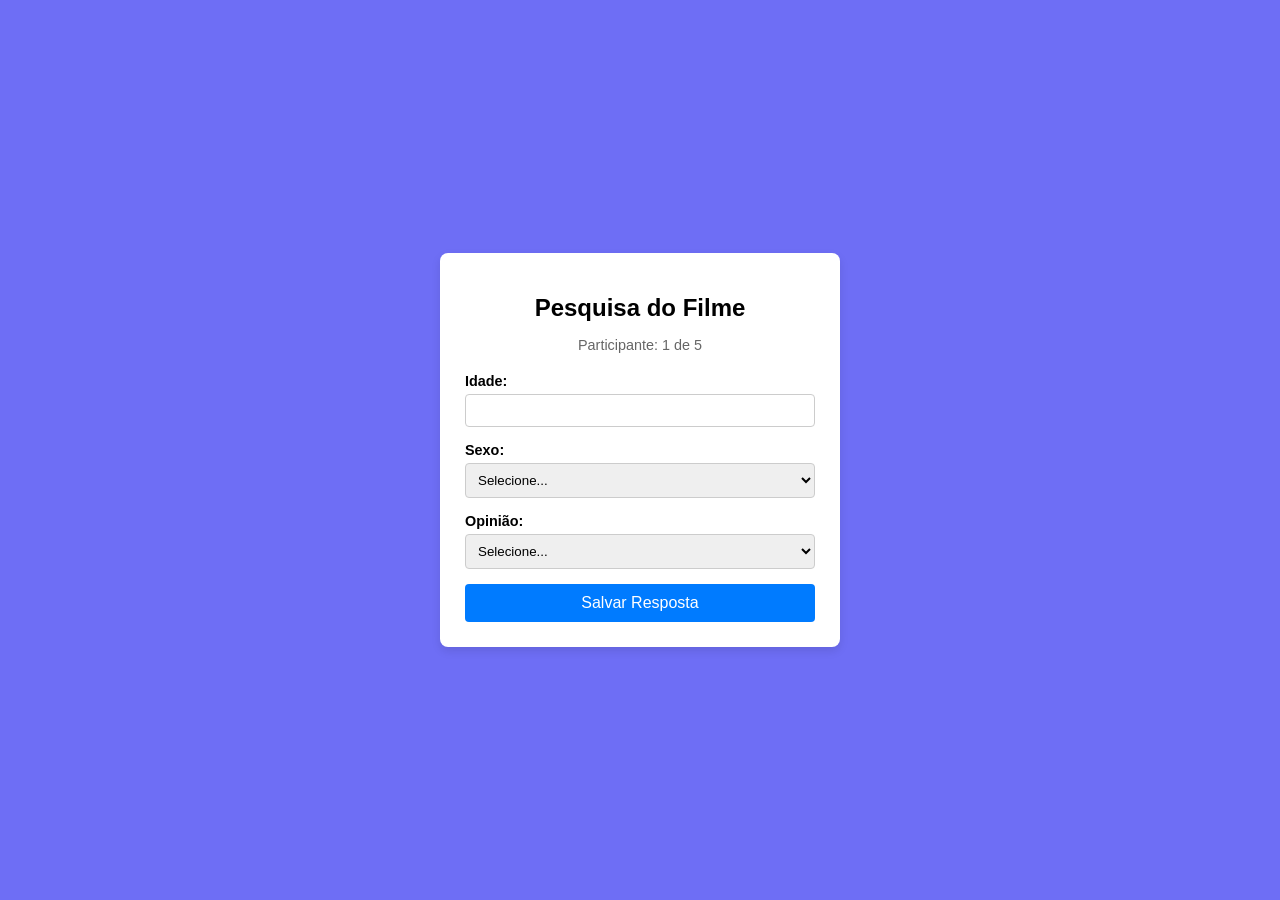
<file: Atividade8/index.html>
<!DOCTYPE html>
<html lang="pt-BR">
<head>
    <meta charset="UTF-8">
    <meta name="viewport" content="width=device-width, initial-scale=1.0">
    <title>Pesquisa de Lançamento de Filme</title>
    <link rel="stylesheet" href="style.css">
</head>
<body>

    <div class="container">
        <h1>Pesquisa do Filme</h1>
        <p id="contador">Participante: <span id="atual">1</span> de 5</p>

        <form id="pesquisaForm">
            <div class="form-group">
                <label for="idade">Idade:</label>
                <input type="number" id="idade" min="1" max="120" required>
            </div>

            <div class="form-group">
                <label for="sexo">Sexo:</label>
                <select id="sexo" required>
                    <option value="" disabled selected>Selecione...</option>
                    <option value="F">Feminino</option>
                    <option value="M">Masculino</option>
                    <option value="O">Outro</option>
                </select>
            </div>

            <div class="form-group">
                <label for="opiniao">Opinião:</label>
                <select id="opiniao" required>
                    <option value="" disabled selected>Selecione...</option>
                    <option value="4">4 - Ótimo</option>
                    <option value="3">3 - Bom</option>
                    <option value="2">2 - Regular</option>
                    <option value="1">1 - Péssimo</option>
                </select>
            </div>

            <button type="submit" id="btnSalvar">Salvar Resposta</button>
        </form>

        <div id="resultados" class="hidden">
            <h2>Resultados Finais</h2>
            <ul>
                <li>Média de idade: <span id="resMedia">0</span> anos</li>
                <li>Pessoa mais velha: <span id="resVelha">0</span> anos</li>
                <li>Pessoa mais nova: <span id="resNova">0</span> anos</li>
                <li>Responderam "Péssimo": <span id="resPessimo">0</span></li>
                <li>Porcentagem "Ótimo" e "Bom": <span id="resPorcentagem">0</span>%</li>
                <li>Mulheres: <span id="resMulheres">0</span> | Homens: <span id="resHomens">0</span> | Outros: <span id="resOutros">0</span></li>
            </ul>
        </div>
    </div>

    <script src="script.js"></script>
</body>
</html>
</file>
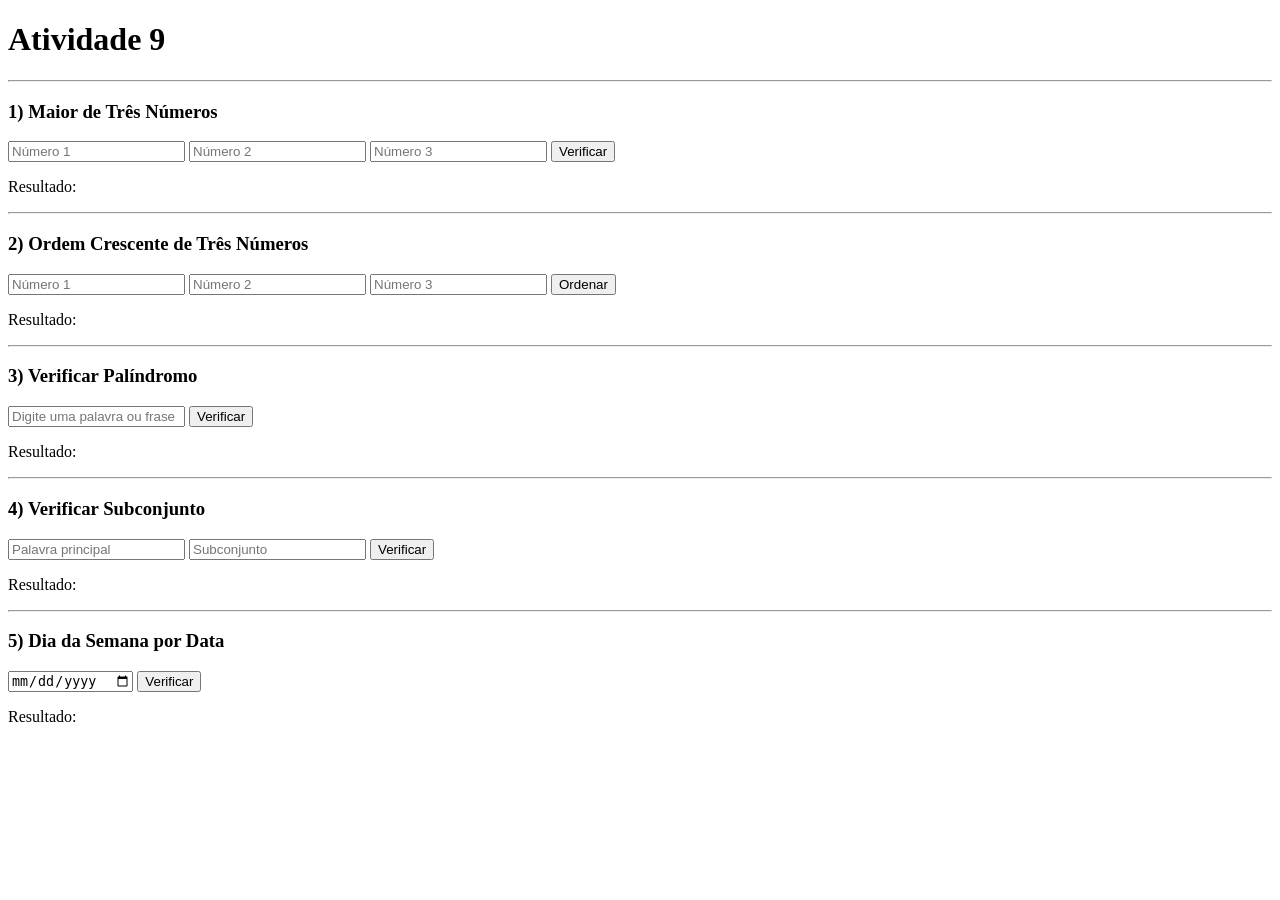
<file: Atividade9/index.html>
<!DOCTYPE html>
<html lang="pt-BR">
<head>
    <meta charset="UTF-8">
    <title>Atividade 9</title>
    <script src="script.js" defer></script>
</head>
<body>

    <h1>Atividade 9</h1>

    <hr>
    <h3>1) Maior de Três Números</h3>
    <input type="number" id="n1" placeholder="Número 1">
    <input type="number" id="n2" placeholder="Número 2">
    <input type="number" id="n3" placeholder="Número 3">
    <button onclick="testar1()">Verificar</button>
    <p>Resultado: <span id="res1"></span></p>

    <hr>
    <h3>2) Ordem Crescente de Três Números</h3>
    <input type="number" id="o1" placeholder="Número 1">
    <input type="number" id="o2" placeholder="Número 2">
    <input type="number" id="o3" placeholder="Número 3">
    <button onclick="testar2()">Ordenar</button>
    <p>Resultado: <span id="res2"></span></p>

    <hr>
    <h3>3) Verificar Palíndromo</h3>
    <input type="text" id="palavra" placeholder="Digite uma palavra ou frase">
    <button onclick="testar3()">Verificar</button>
    <p>Resultado: <span id="res3"></span></p>

    <hr>
    <h3>4) Verificar Subconjunto</h3>
    <input type="text" id="sub1" placeholder="Palavra principal">
    <input type="text" id="sub2" placeholder="Subconjunto">
    <button onclick="testar4()">Verificar</button>
    <p>Resultado: <span id="res4"></span></p>

    <hr>
    <h3>5) Dia da Semana por Data</h3>
    <input type="date" id="dataInput">
    <button onclick="testar5()">Verificar</button>
    <p>Resultado: <span id="res5"></span></p>

</body>
</html>
</file>
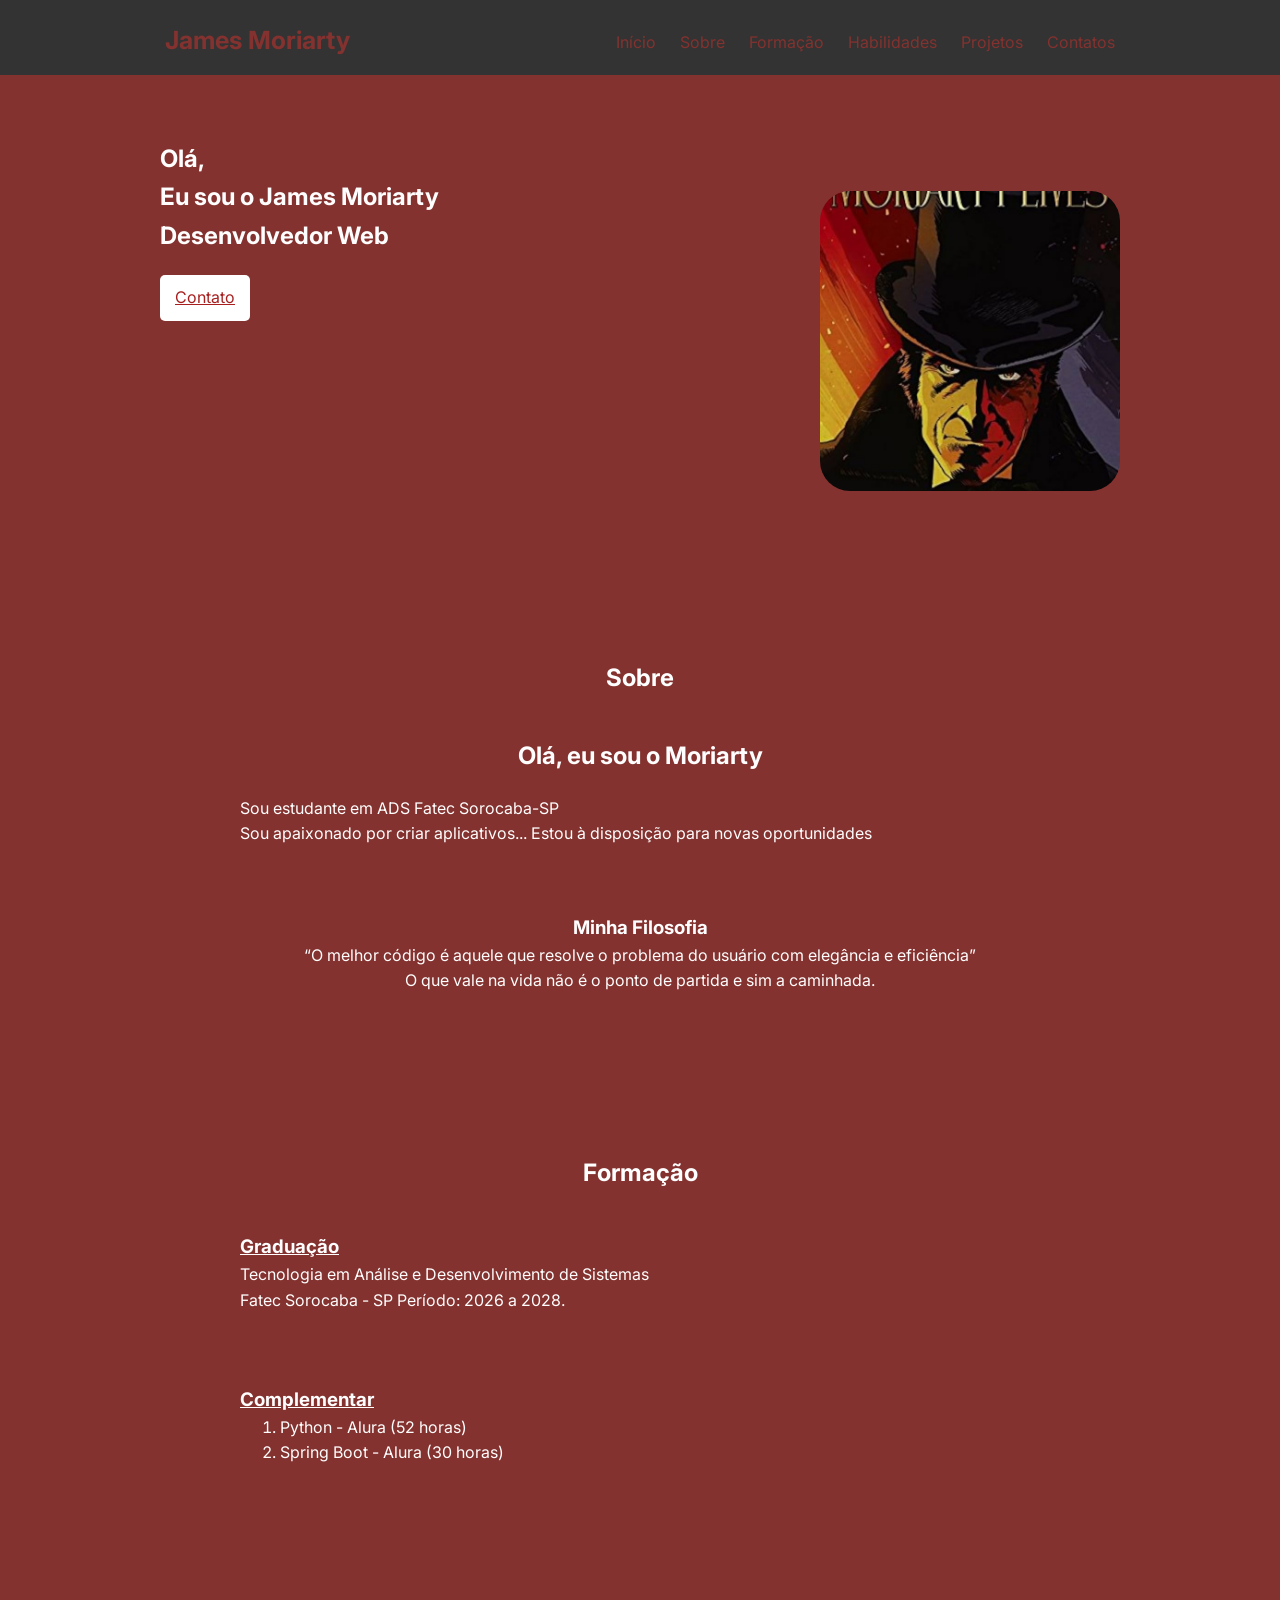
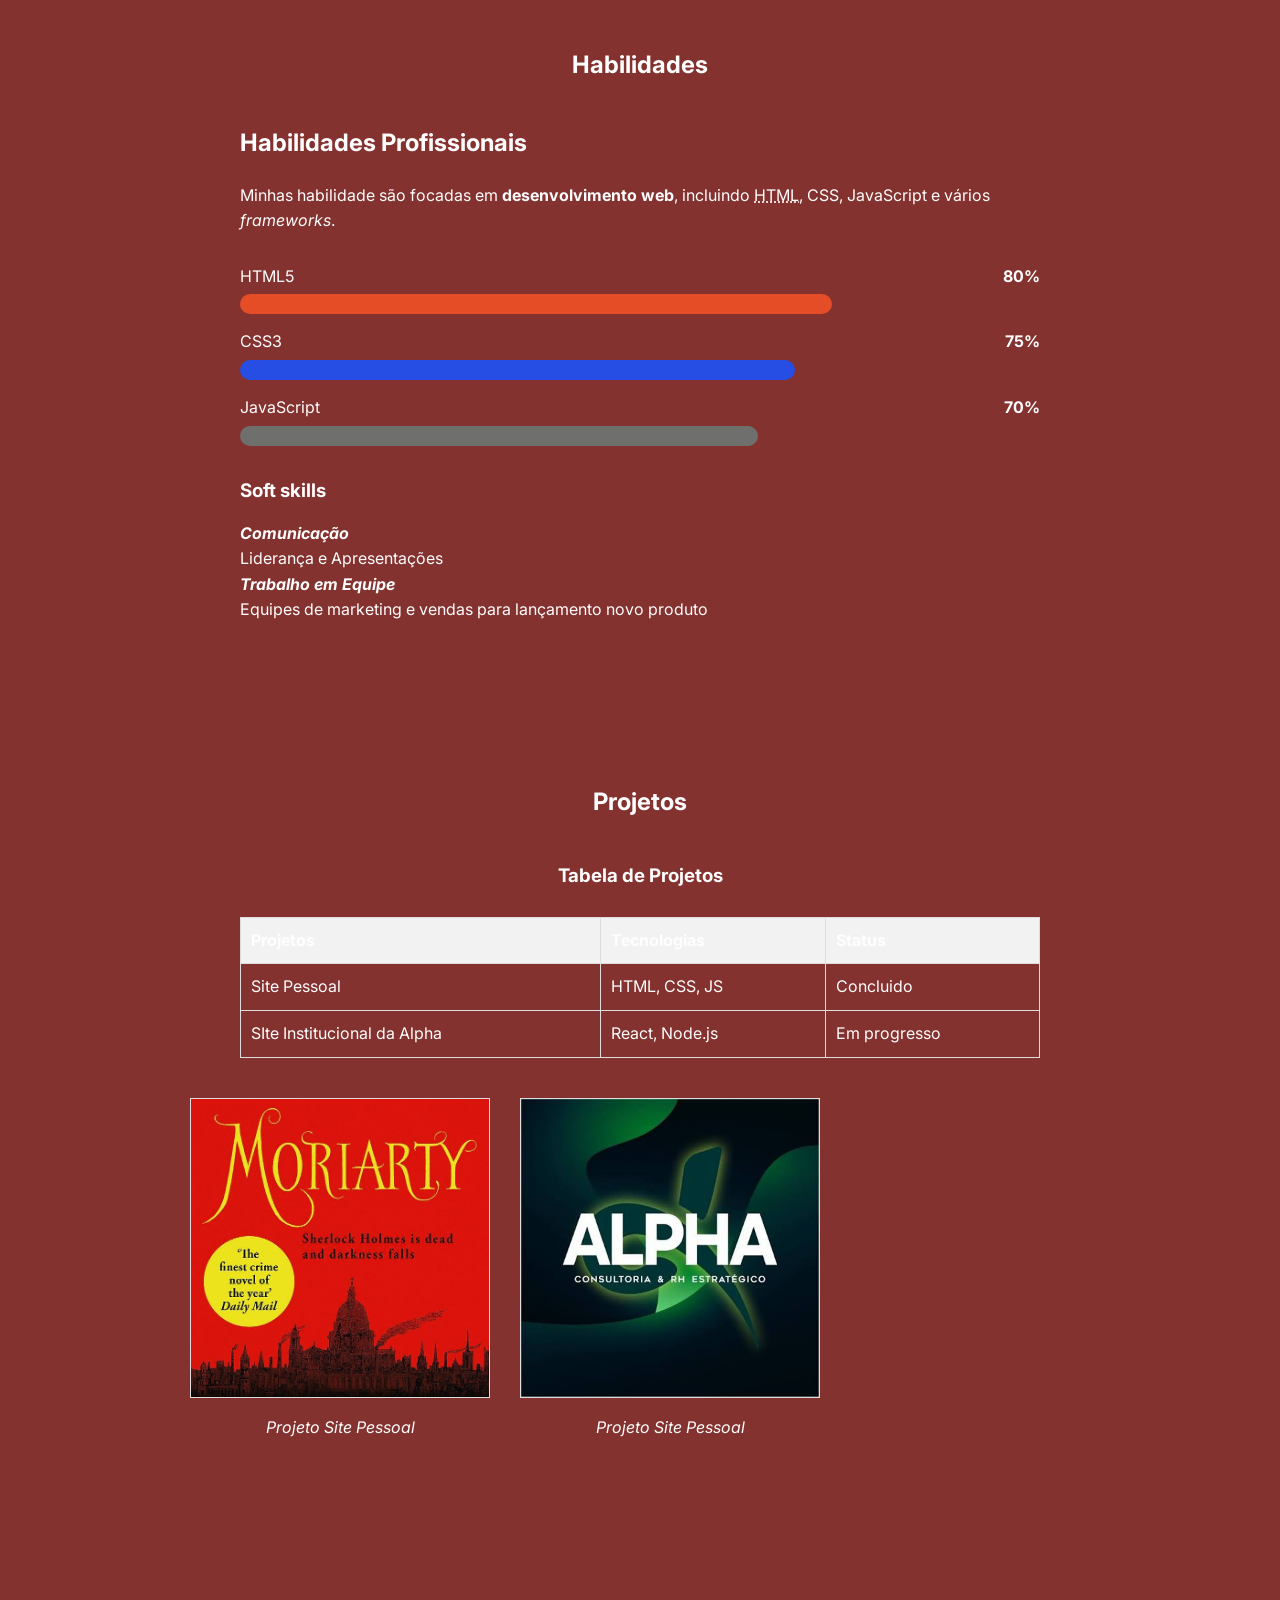
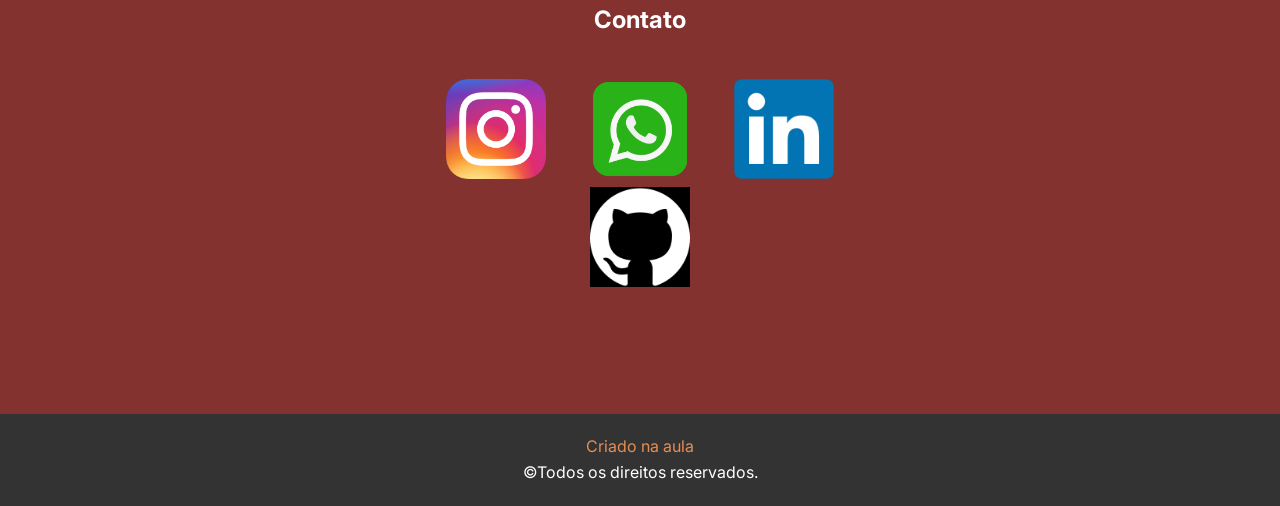
<file: Aula 4 - Portfólio Treino HTML/index.html>
<!DOCTYPE html>
<html lang="pt-br">

<head>
    <meta charset="UTF-8">
    <meta name="viewport" content="width=device-width, initial-scale=1.0">
    <meta name="author" content="James Moriarty">
    <meta name="description" content="Portfólio de James Moriarty, desenvolvedor web.">
    <meta name="keywords" content="Desenvolvedor, Web, HTML, CSS, JavaScript, Portfólio, James Moriarty">
    <link rel="stylesheet" href="./styles/style.css">

    <title>James Moriarty Desenvolvedor Web</title>
</head>

<body>
    <header class="header-1">
        <nav class="nav bd-grid">
            <div>
                <a href="#home" class="nav-logo"> James Moriarty</a>
            </div>
<!-- comentario -->
            <div class="nav-menu" id="nav-menu">
                <ul class="nav-list">
                    <li class="nav-item"><a href="#home" class="nav-link active">Início</a></li>
                    <li class="nav-item"><a href="#about" class="nav-link"> Sobre</a></li>
                    <li class="nav-item"><a href="#formation" class="nav-link"> Formação</a></li>
                    <li class="nav-item"><a href="#skills" class="nav-link"> Habilidades</a></li>
                    <li class="nav-item"><a href="#projects" class="nav-link">Projetos</a></li>
                    <li class="nav-item"><a href="#contact" class="nav-link">Contatos</a></li>
                </ul>
            </div>
        </nav>
    </header>

    <main>
        <section class="home bd-grid" id="home">
            <div class="home-data">
                <h1 class="home-title">Olá, <br>Eu sou o <span class="home-title-color">James
                        Moriarty</span><br>Desenvolvedor Web
                </h1>
                <a href="#contact" class="button">Contato</a>
            </div>

            <div class="home-img">
                <br>
                <br>
                <img src="./imagens/profile.jpeg" width="300" height="450" alt="Foto do Moriarty" title="Moriarty" />
            </div>
        </section>

        <section class="about section" id="about">
            <h2 class="section-title">Sobre</h2>
            <div class="about-container bd-grid">
                <div>
                    <h2 class="about-subtitle">Olá, eu sou o Moriarty</h2>
                    <p class="about-text"> Sou estudante em ADS Fatec Sorocaba-SP<br>
                        Sou apaixonado por criar aplicativos... Estou à disposição para novas oportunidades
                    </p>
                    <br><br>
                    <h3>Minha Filosofia</h3>
                    <q>O melhor código é aquele que resolve o problema do usuário com elegância e eficiência</q>
                    <blockquote cite="https://seulink.com">
                        O que vale na vida não é o ponto de partida e sim a caminhada.
                    </blockquote>
                </div>
            </div>
        </section>

        <section class="formation section" id="formation">
            <h2 class="section-title">Formação</h2>
            <div class="formation-container bd-grid">
                <h3><u>Graduação</u></h3>
                <p> Tecnologia em Análise e Desenvolvimento de Sistemas <br>
                    Fatec Sorocaba - SP
                    Período: 2026 a 2028. </p>
                <br>
                <br>
                <h3><u>Complementar</u></h3>
                <ol>
                    <li>Python - Alura (52 horas)</li>
                    <li>Spring Boot - Alura (30 horas)</li>
                </ol>
            </div>

        </section>

        <section class="skills section" id="skills">
            <h2 class="section-title">Habilidades</h2>
            <div class="skills-container bd-grid">
                <div>
                    <h2 class="skills-subtitle">
                        Habilidades Profissionais</h2>
                    <p class="skills-text">
                        Minhas habilidade são focadas em
                        <strong>desenvolvimento</strong>
                        <b>web</b>,
                        incluindo <abbr title="HyperText Markup Language">HTML</abbr>, CSS, JavaScript e vários
                        <i>frameworks</i>.
                    </p>
                    <div class="skills-data">
                        <div class="skills-names">
                            <p>HTML5</p>
                        </div>
                        <div class="skills-bar skills-html"></div>
                        <div>
                            <span class="skills-percent">80%</span>
                        </div>
                    </div>

                    <div class="skills-data">
                        <div class="skills-names">
                            <p>CSS3</p>
                        </div>
                        <div class="skills-bar skills-css"></div>
                        <div>
                            <span class="skills-percent">75%</span>
                        </div>
                    </div>                   

                    <div class="skills-data">
                        <div class="skills-names">
                            <p>JavaScript</p>
                        </div>
                        <div class="skills-bar skills-js"></div>
                        <div>
                            <span class="skills-percent">70%</span>
                        </div>
                    </div>

                    <h3>Soft skills</h3>
                    <dl>
                        <dt><em>Comunicação</em></dt>
                        <dd> Liderança e Apresentações</dd>
                        <dt><em>Trabalho em Equipe</em></dt>
                        <dd>Equipes de marketing e vendas para lançamento novo produto</dd>
                    </dl>
                </div>
            </div>
        </section>

        <section class="projects section" id="projects">
            <h2 class="section-title">Projetos</h2>

            <div class="projects-text">
                <h3>Tabela de Projetos</h3>
                <br>
                <table class="projects-table">
                    <thread>
                        <tr>
                            <th>Projetos</th>
                            <th>Tecnologias</th>
                            <th>Status</th>
                        </tr>
                    </thread>
                    <tbody>
                        <tr>
                            <td>Site Pessoal</td>
                            <td>HTML, CSS, JS</td>
                            <td>Concluido</td>
                        </tr>
                        <tr>
                            <td>SIte Institucional da Alpha</td>
                            <td>React, Node.js</td>
                            <td>Em progresso</td>
                        </tr>
                    </tbody>
                </table>
            </div>

            <div class="projects-container bd-grid">
                <div class="projects-img">
                    <figure>
                        <a href="https://github.com/GuilhermeJSP" target="_blank">
                            <img src="./imagens/projects-1.jpg" alt="imagem do primeiro projeto" width="300"
                                height="300">
                        </a>
                        <figcaption>Projeto Site Pessoal </figcaption>
                    </figure>
                </div>
                <div class="projects-img">
                    <figure>
                        <a href="https://github.com/GuilhermeJSP" target="_blank">
                            <img src="./imagens/projects-2.jpg" alt="imagem do segundo projeto" width="300"
                                height="300">
                        </a>
                        <figcaption>Projeto Site Pessoal </figcaption>
                    </figure>
                </div>
            </div>
        </section>

         <section class="contact section" id="contact">
            <h2 class="section-title">Contato</h2>
            <div class="contact-container bd-grid">
 
                <a href="https://www.instagram.com/guih_js?igsi=MXdqanVtM2lobzRhZw%3D%3D"target="_blank">
                    <img src="./imagens/insta.png" width="100"
                    height="100" alt="logo do instagram"></a>
 
                <a href="https://wa.me/551599999999"target="_blank">
                    <img src="./imagens/whatsapp.png" width="100"
                     height="100"></a>
 
                <a href="https://www.linkedin.com/in/guilherme-jos%C3%A9-da-silva-penha-211027122/?skipRedirect=true"target="_blank">
                    <img src="./imagens/linkedin.png" width="100"
                     height="100"></a>
 
                <a href="https://github.com/GuilhermeJSP"target="_blank">
                    <img src="./imagens/github.png" width="100"
                     height="100"></a>
            </div>
        </section>
    </main>
 
    <footer>
        <p id="footer-title">Criado na aula </p>
        <p>&copy;Todos os direitos reservados. </p>
    </footer>


</body>

</html>
</file>
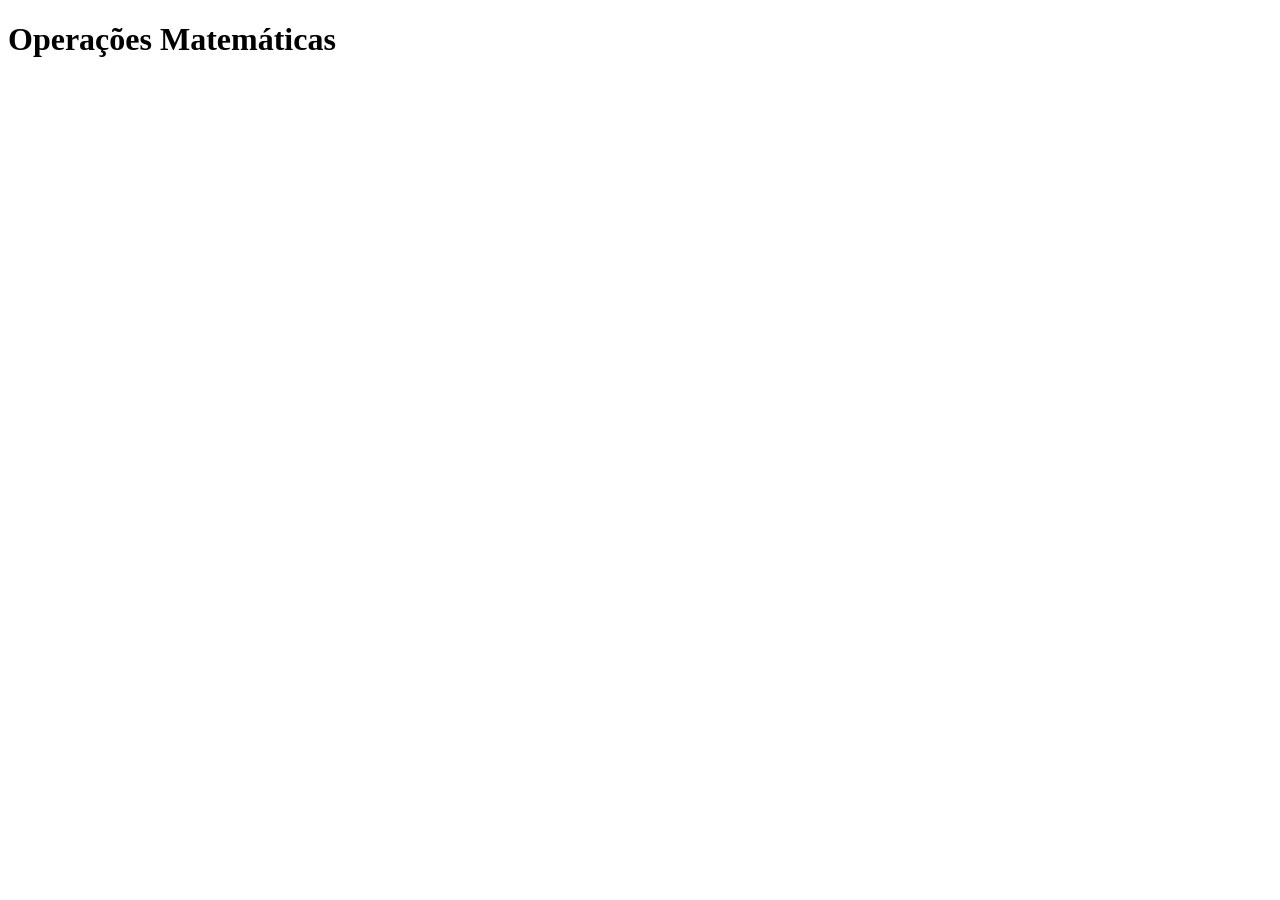
<file: Atividade6/Operacoes.html>
<!DOCTYPE html>
<html lang="pt-BR">
<head>
    <meta charset="UTF-8">
    <meta name="viewport" content="width=device-width, initial-scale=1.0">
    <title>Operações Matemáticas</title>
    <script src="operacoes.js" defer></script>
</head>
<body>
    <h1>Operações Matemáticas</h1>
</body>
</html>
</file>
<file: Atividade3/styles/styles.css>
@import url('https://fonts.googleapis.com/css2?family=Inter:wght@400;700&display=swap');

* {
    margin: 0;
    padding: 0;
    box-sizing: border-box;
}

:root {
    --corprincipal: #2457a6;
}

html {
    scroll-behavior: smooth;
}

body {
    font-family: Inter, Arial, sans-serif;
    line-height: 1.6;
    color: #222;
    background-color: #eaf0f8;
}

/* Header & Navegação */
.header-1 {
    background-color: #333;
    color: white;
    padding: 15px 0;
    position: fixed;
    width: 100%;
    top: 0;
    z-index: 10;
}

.nav {
    width: 960px;
    margin: 0 auto;
    overflow: hidden;
}

.nav-logo {
    color: white;
    text-decoration: none;
    font-weight: bold;
    font-size: 22px;
    float: left;
    padding: 5px 5px 0;
}

.nav-menu {
    float: right;
    margin-top: 7px;
}

.nav-list {
    list-style: none;
}

.nav-item {
    display: inline-block;
    margin-left: 10px;
}

.nav-link {
    color: white;
    text-decoration: none;
    padding: 5px 7px;
}

.nav-link:active,
.nav-link:hover {
    color: white;
    background-color: var(--corprincipal);
    border-radius: 5px;
}

/* Estrutura de Seções Gerais */
section {
    padding: 80px 0;
    width: 960px;
    margin: 0 auto;
    scroll-margin-top: 100px;
}

.section-title {
    text-align: center;
    margin-bottom: 40px;
    font-size: 28px;
    color: #222;
}

/* Home */
.home {
    margin-top: 60px;
    overflow: hidden;
    min-height: 500px;
}

.home-data {
    float: left;
    width: 500px;
    padding-top: 70px;
}

.home-title {
    font-size: 40px;
    margin-bottom: 20px;
}

.home-title-color {
    color: var(--corprincipal);
}

.home-data p {
    margin-bottom: 15px;
}

.home-img {
    float: right;
    width: 350px;
    text-align: center;
}

.home-img img {
    width: 350px;
    height: 300px;
    border-radius: 10px;
    object-fit: cover;
}

/* Conceitos */
.conceitos {
    background-color: #ffffff; /* Ajuste a cor desta seção aqui */
}

.conceitos-container {
    width: 800px;
    margin: 0 auto;
}

.conceitos-subtitle {
    margin-bottom: 20px;
    font-size: 24px;
}

.conceitos-text {
    margin-bottom: 15px;
    text-align: justify;
}

/* Tipos */
.tipos {
    background-color: #f4f6f8; /* Ajuste a cor desta seção aqui */
}

.tipos-container {
    width: 800px;
    margin: 0 auto;
    text-align: left;
}

.tipos-container h3 {
    margin-bottom: 10px;
    margin-top: 25px;
}

.tipos-container ul,
.tipos-container ol {
    padding-left: 40px;
}

.tipos-container li {
    margin-bottom: 10px;
}

/* Ferramentas */
.ferramentas {
    background-color: #ffffff; /* Ajuste a cor desta seção aqui */
}

.ferramentas-container {
    width: 800px;
    margin: 0 auto;
}

.ferramentas-subtitle {
    margin-bottom: 20px;
    font-size: 24px;
}

.ferramentas-text {
    margin-bottom: 30px;
}

.ferramentas-data {
    margin-bottom: 15px;
}

.ferramentas-names {
    margin-bottom: 5px;
}

.ferramentas-container h3 {
    margin: 30px 0 15px 0;
}

.ferramentas-container dt {
    font-weight: bold;
    margin-top: 10px;
}

.ferramentas-container dd {
    margin-left: 20px;
    margin-bottom: 10px;
}

/* Benefícios */
.beneficios {
    background-color: #f4f6f8; /* Ajuste a cor desta seção aqui */
    text-align: center;
}

.beneficios-text {
    width: 800px;
    margin: 0 auto 40px auto;
    text-align: left;
}

.beneficios-table {
    width: 100%;
    border-collapse: collapse;
    margin-bottom: 30px;
}

.beneficios-table th,
.beneficios-table td {
    border: 1px solid #bbb;
    padding: 10px;
    text-align: left;
}

.beneficios-table th {
    background-color: #dce7f5;
}

/* Exemplos */
.exemplos {
    background-color: #ffffff; /* Ajuste a cor desta seção aqui */
}

.exemplos-container {
    width: 900px;
    margin: 0 auto;
    overflow: hidden;
}

.exemplos-img {
    float: left;
    width: 280px;
    margin-right: 30px;
    text-align: center;
}

.exemplos-img:last-child {
    margin-right: 0;
}

.exemplos-img img {
    width: 280px;
    height: 220px;
    object-fit: cover;
    border: 1px solid #ddd;
    border-radius: 5px;
}

.exemplos-img figcaption {
    margin-top: 10px;
    font-weight: bold;
}

.exemplos-img p {
    margin-top: 10px;
    text-align: left;
}

/* Conclusão */
.conclusao {
    background-color: #f4f6f8; /* Ajuste a cor desta seção aqui */
    text-align: left;
}

.conclusao-container {
    width: 800px;
    margin: 0 auto;
}

.conclusao-container p {
    margin-bottom: 15px;
}

/* Referências */
.referencias {
    background-color: #ffffff; /* Ajuste a cor desta seção aqui */
    text-align: left;
}

.referencias-container {
    width: 800px;
    margin: 0 auto;
}

.referencias-container ol {
    padding-left: 30px;
}

.referencias-container li {
    margin-bottom: 15px;
}

.referencias-container a {
    color: var(--corprincipal);
}

/* Footer */
footer {
    background-color: #333;
    color: white;
    text-align: center;
    padding: 20px 0;
    margin-top: 40px;
}

#footer-title {
    color: #72a4e8;
    font-weight: bold;
}

/* Responsividade */
@media (max-width: 1000px) {
    .nav,
    section {
        width: 90%;
    }

    .home-data,
    .home-img {
        float: none;
        width: 100%;
        text-align: center;
    }

    .home-data {
        padding-top: 20px;
    }

    .home-img {
        margin-top: 30px;
    }

    .conceitos-container,
    .tipos-container,
    .ferramentas-container,
    .beneficios-text,
    .conclusao-container,
    .referencias-container {
        width: 90%;
    }

    .exemplos-container {
        width: 100%;
    }

    .exemplos-img {
        float: none;
        display: inline-block;
        margin: 15px;
        vertical-align: top;
    }
}

@media (max-width: 700px) {
    .nav-logo {
        float: none;
        display: block;
        text-align: center;
    }

    .nav-menu {
        float: none;
        text-align: center;
        margin-top: 10px;
    }

    .nav-item {
        margin: 3px;
    }

    .home-title {
        font-size: 32px;
    }

    .home-img img {
        width: 100%;
    }

    .exemplos-img {
        margin: 15px 0;
    }
}
</file>
<file: Atividade4/styles/styles.css>
@import url('https://fonts.googleapis.com/css2?family=Cinzel:wght@600;800;900&family=Eagle+Lake&family=IM+Fell+English:ital@0;1&display=swap');

* {
    margin: 0;
    padding: 0;
    box-sizing: border-box;
}

:root {
    --bg-pergaminho: #f4ebd9;
    --texto-jornal: #1a1815;
    --borda-jornal: #2c2825;
    --destaque-vermelho: #7a1c1c;
}

html {
    scroll-behavior: smooth;
}

body {
    background-color: #2b2622;
    color: var(--texto-jornal);
    font-family: 'IM Fell English', Georgia, serif;
    line-height: 1.4;
    padding: 20px 10px;
}

.site-container {
    max-width: 1000px;
    margin: 0 auto;
    background-color: var(--bg-pergaminho);
    padding: 25px 30px;
    border: 1px solid #000;
    box-shadow: 0 0 15px rgba(0,0,0,0.5);
}

.header-gazette {
    text-align: center;
    border-bottom: 4px double var(--borda-jornal);
    padding-bottom: 10px;
    margin-bottom: 20px;
}

.top-bar {
    display: flex;
    justify-content: space-between;
    font-size: 13px;
    border-bottom: 1px solid var(--borda-jornal);
    padding-bottom: 5px;
    margin-bottom: 15px;
    font-weight: bold;
}

.main-title {
    font-family: 'Eagle Lake', cursive;
    font-size: 48px;
    letter-spacing: 1px;
    text-transform: uppercase;
    line-height: 1;
}

.subtitle {
    font-style: italic;
    font-size: 15px;
    margin-top: 5px;
    margin-bottom: 15px;
}

.nav-bar {
    border-top: 1px solid var(--borda-jornal);
    border-bottom: 1px solid var(--borda-jornal);
    padding: 6px 0;
}

.nav-list {
    display: flex;
    justify-content: center;
    gap: 30px;
    list-style: none;
}

.nav-list a {
    color: var(--texto-jornal);
    text-decoration: none;
    font-family: 'Cinzel', serif;
    font-weight: bold;
    font-size: 14px;
    text-transform: uppercase;
}

.nav-list a:hover {
    color: var(--destaque-vermelho);
    text-decoration: underline;
}

.journal-layout {
    display: grid;
    grid-template-columns: 2fr 1fr;
    gap: 25px;
    padding-bottom: 25px;
    border-bottom: 2px solid var(--borda-jornal);
}

.main-article {
    border-right: 1px solid var(--borda-jornal);
    padding-right: 25px;
}

.category-tag {
    font-family: 'Cinzel', serif;
    font-size: 11px;
    font-weight: bold;
    background-color: var(--texto-jornal);
    color: var(--bg-pergaminho);
    padding: 2px 6px;
    display: inline-block;
    margin-bottom: 5px;
}

.main-article h2 {
    font-family: 'Cinzel', serif;
    font-size: 32px;
    line-height: 1.1;
    margin-bottom: 8px;
}

.author {
    font-size: 12px;
    font-style: italic;
    margin-bottom: 15px;
    border-bottom: 1px solid #ccc;
    padding-bottom: 5px;
}

.article-image img {
    width: 100%;
    height: 280px;
    object-fit: cover;
    filter: sepia(0.6) contrast(1.1);
    border: 1px solid var(--borda-jornal);
}

.article-image figcaption {
    font-size: 11px;
    font-style: italic;
    text-align: center;
    margin-top: 4px;
    margin-bottom: 15px;
}

.lead {
    font-size: 17px;
    font-weight: bold;
    margin-bottom: 10px;
}

.side-articles {
    display: flex;
    flex-direction: column;
    gap: 20px;
}

.sub-article {
    border-bottom: 1px dashed var(--borda-jornal);
    padding-bottom: 15px;
}

.sub-article:last-child {
    border-bottom: none;
}

.sub-article h3 {
    font-family: 'Cinzel', serif;
    font-size: 18px;
    margin: 5px 0;
}

.news-section {
    padding: 25px 0;
    border-bottom: 2px solid var(--borda-jornal);
}

.news-grid {
    display: grid;
    grid-template-columns: repeat(3, 1fr);
    gap: 20px;
}

.news-card {
    border-right: 1px solid var(--borda-jornal);
    padding-right: 15px;
}

.news-card:last-child {
    border-right: none;
    padding-right: 0;
}

.news-card h3 {
    font-family: 'Cinzel', serif;
    font-size: 18px;
    margin: 8px 0;
}

.wanted-section {
    padding: 25px 0;
    border-bottom: 2px solid var(--borda-jornal);
}

.section-heading {
    font-family: 'Cinzel', serif;
    text-align: center;
    font-size: 22px;
    margin-bottom: 20px;
    letter-spacing: 1px;
    border-bottom: 1px solid var(--borda-jornal);
    padding-bottom: 5px;
}

.wanted-grid {
    display: grid;
    grid-template-columns: repeat(3, 1fr);
    gap: 15px;
}

.wanted-card {
    border: 2px solid var(--borda-jornal);
    padding: 12px;
    text-align: center;
    background-color: #efe3cb;
}

.wanted-card h4 {
    font-family: 'Cinzel', serif;
    font-size: 12px;
    color: var(--destaque-vermelho);
    border-bottom: 1px solid var(--borda-jornal);
    margin-bottom: 8px;
}

.wanted-card img {
    width: 100%;
    height: 170px;
    object-fit: cover;
    filter: sepia(0.8);
    border: 1px solid #000;
}

.wanted-name {
    font-weight: bold;
    margin: 5px 0;
}

.price {
    font-weight: bold;
    color: var(--destaque-vermelho);
    margin-top: 5px;
    font-size: 13px;
}

.classifieds-section {
    padding: 25px 0 10px;
}

.classifieds-table-wrapper {
    overflow-x: auto;
}

.classifieds-table {
    width: 100%;
    border-collapse: collapse;
    font-size: 14px;
}

.classifieds-table th,
.classifieds-table td {
    border: 1px solid var(--borda-jornal);
    padding: 8px 12px;
    text-align: left;
}

.classifieds-table th {
    font-family: 'Cinzel', serif;
    background-color: #e5d8bf;
}

.footer-gazette {
    margin-top: 20px;
    border-top: 4px double var(--borda-jornal);
    padding-top: 15px;
    text-align: center;
    font-size: 12px;
    font-style: italic;
}

@media (max-width: 768px) {
    
    .main-title {
        font-size: 36px;
    }

    .top-bar {
        flex-direction: column;
        gap: 5px;
    }

    .journal-layout {
        grid-template-columns: 1fr;
    }

    .main-article {
        border-right: none;
        border-bottom: 1px solid var(--borda-jornal);
        padding-right: 0;
        padding-bottom: 20px;
    }

    .news-grid,
    .wanted-grid {
        grid-template-columns: 1fr;
    }

    .news-card {
        border-right: none;
        border-bottom: 1px solid var(--borda-jornal);
        padding-right: 0;
        padding-bottom: 15px;
    }

    .news-card:last-child {
        border-bottom: none;
    }
}
</file>
<file: Atividade5/styles/styles.css>
* {
    margin: 0;
    padding: 0;
    box-sizing: border-box;
}

body {
    display: flex;
    justify-content: center;
    align-items: center;
    min-height: 100vh;
    background-color: #f0f0f0;
    font-family: Arial, sans-serif;
}

.caixa {
    width: 500px;
    height: 500px;
    max-width: 95vw;
    max-height: 95vw;
    flex-shrink: 0;
    display: flex;
    justify-content: center;
    align-items: center;
    transition: background-color 0.3s ease;
    border-radius: 8px;
    box-shadow: 0 4px 10px rgba(0, 0, 0, 0.15);
}

h2 {
    color: #ffffff;
    font-size: 1.8rem;
    text-align: center;
    padding: 10px;
}

/* 1. Até 420px -> Cinza / Azul Escuro (#1f4e5b) */
@media screen and (max-width: 420px) {
    .caixa {
        background-color: #1f4e5b;
    }
    h2::before {
        content: "Cinza (Até 420px)";
    }
}

/* 2. Maior que 420px até 768px -> Laranja (#e88a38) */
@media screen and (min-width: 421px) and (max-width: 768px) {
    .caixa {
        background-color: #e88a38;
    }
    h2::before {
        content: "Laranja (768px)";
    }
}

/* 3. Maior que 768px até 1024px -> Rosa/Magenta (#e600e6) */
@media screen and (min-width: 769px) and (max-width: 1024px) {
    .caixa {
        background-color: #e600e6;
    }
    h2::before {
        content: "Rosa (1024px)";
    }
}

/* 4. Maior que 1024px até 1080px -> Vermelho/Rosa claro (#d9534f) */
@media screen and (min-width: 1025px) and (max-width: 1080px) {
    .caixa {
        background-color: #d9534f;
    }
    h2::before {
        content: "Vermelho (1080px)";
    }
}

/* 5. Maior que 1080px até 1366px -> Roxo (#5c4ba4) */
@media screen and (min-width: 1081px) and (max-width: 1366px) {
    .caixa {
        background-color: #5c4ba4;
    }
    h2::before {
        content: "Roxo (1366px)";
    }
}

/* 6. Maior que 1366px até 1920px -> Amarelo (#f0ad4e) */
@media screen and (min-width: 1367px) and (max-width: 1920px) {
    .caixa {
        background-color: #f0ad4e;
    }
    h2::before {
        content: "Amarelo (1920px)";
    }
}

/* 7. Maior que 1920px -> Verde (#10a142) */
@media screen and (min-width: 1921px) {
    .caixa {
        background-color: #10a142;
    }
    h2::before {
        content: "Verde (Maior que 1920px)";
    }
}
</file>
<file: Atividade7/styles.css>
body {
    font-family: Arial, sans-serif;
    background-color: #ffffff;
    margin: 0;
    height: 100vh;
    display: flex;
    justify-content: center;
    align-items: center;
    text-align: center;
}

h1 {
    font-size: 22px;
    color: #333333;
    margin-bottom: 10px;
}

h2 {
    margin-top: 20px;
    font-size: 16px;
    color: #2c3e50;
    line-height: 1.5; 
}

p {
    color: #666666;
    margin-bottom: 20px;
}

button {
    padding: 12px 20px;
    font-size: 16px;
    margin: 6px;
    cursor: pointer;
    background-color: #000000;
    color: white;
    border: none;
    border-radius: 6px;
    transition: background-color 0.2s;
}

button:hover {
    background-color: #0056b3;
}
</file>
<file: Atividade8/style.css>
body {
    font-family: Arial, sans-serif;
    background-color: #6e6ef5;
    margin: 0;
    display: flex;
    justify-content: center;
    align-items: center;
    height: 100vh;
}

.container {
    background: #ffffff;
    padding: 25px;
    border-radius: 8px;
    box-shadow: 0 4px 10px rgba(0, 0, 0, 0.1);
    width: 350px;
}

h1 {
    font-size: 1.5rem;
    margin-bottom: 5px;
    text-align: center;
}

#contador {
    text-align: center;
    color: #666;
    font-size: 0.9rem;
    margin-bottom: 20px;
}

.form-group {
    margin-bottom: 15px;
}

label {
    display: block;
    margin-bottom: 5px;
    font-weight: bold;
    font-size: 0.9rem;
}

input, select {
    width: 100%;
    padding: 8px;
    box-sizing: border-box;
    border: 1px solid #ccc;
    border-radius: 4px;
}

button {
    width: 100%;
    padding: 10px;
    background-color: #007bff;
    color: white;
    border: none;
    border-radius: 4px;
    font-size: 1rem;
    cursor: pointer;
}

button:hover {
    background-color: #0056b3;
}

.hidden {
    display: none;
}

#resultados {
    margin-top: 20px;
    border-top: 1px solid #eee;
    padding-top: 15px;
}

#resultados h2 {
    font-size: 1.2rem;
    text-align: center;
}

#resultados ul {
    padding-left: 20px;
    font-size: 0.9rem;
    line-height: 1.5;
}
</file>
<file: Aula 4 - Portfólio Treino HTML/styles/style.css>
@import url('https://fonts.googleapis.com/css2?family=Inter:wght@400&display=swap');

* { /*vale para o documento inteiro*/
    margin: 0;
    padding: 0;
    box-sizing: border-box;
}

:root {
    --corprincipal: #83322f; /*-- CRIA UMA VARIAVEL*/
}

HTML {
    scroll-behavior: smooth;
}

body {
    font-family: Inter, Arial, sans-serif;
    line-height: 1.6;
    color: #fffdfd;
    background-color: var(--corprincipal);
}

.header-1 {
    background-color: #333;
    color: rgb(255, 255, 255);
    padding: 15px 0;
    position: fixed;
    width: 100%;
    top: 0;
}

.nav {
    width: 960px;
    margin: 0 auto;
    overflow: hidden;
}

.nav-logo {
    color: var(--corprincipal);
    text-decoration: none;
    font-weight: bold;
    font-size: 25px;
    float: left;
    padding: 5px 5px 0;
}

.nav-menu {
    float: right;
    margin-top: 15px;
}

.nav-list {
    list-style: none;
}

.nav-item {
    display: inline-block;
    margin-left: 10px;
}

.nav-link {
    color: var(--corprincipal);
    text-decoration: none;
    padding: 5px 5px;
}

.nav-link:active, 
.nav-link:hover {
    color: #ffffff;
    background-color: #555;
    border-radius: 10px 10px 10px 10px;
}

section {
    padding: 80px 0;
    width: 960px;
    margin: 0 auto;
}

.section-title {
    text-align: center;
    margin-bottom: 40px;
    font-size: 28 px;
    color: #ffffff;
}

.home {
    margin-top: 60px;
    overflow: hidden;
}

.home-data {
    float: left;
    width: 500px;
}

.home-tittle {
    font-size: 32px;
    margin-bottom: 20px;
}

.home-tittle-color {
    color: #ffffff;
}

.home-img {
    float: right;
    width: 300px;
    text-align: center;
}

.home-img img {
    width: 300px;
    height: 300px;
    border-radius: 10%;
    object-fit: cover;
}

.button {
    display: inline-block;
    background-color: #ffffff;
    color: rgb(167, 31, 31);
    padding: 10px 15px;
    text-decoration: nome;
    border-radius: 5px;
    margin-top: 20px;
 }
 .button:hover {
    background-color:#000000;
 }

 .about{
    text-align: center;
 }

 .about-container {
    width: 800px;
    margin: 0 auto;
 }

 .about-subtitle {
    margin-bottom: 20px;
    font-size: 24px;
 }

 .about-text {
    margin-bottom: 15px;
    text-align: justify;
 }

 .formation {
    text-align: center;
 }

 .formation-container{
    width: 800px;
    margin: 0 auto;
    text-align: left;
 }

 .formation-container h3 {
    margin-bottom: 10 px;
 }
 
 .formation-container p, .formation-container ol {
    margin-bottom: 20px;
 }

 .formation-container ol {
    padding-left: 40px;
 }

 .skills {
    text-align: center;
 }

 .skills-container {
    width: 800px;
    margin: 0 auto;
    text-align: left;
 }

 .skills-subtitle {
    margin-bottom: 20px;
    font-size: 24px;
 }

 .skills-text {
    margin-bottom: 30px;
 }

 .skills-data {
    margin-bottom: 15px;
    position: relative;
    padding-right: 60px;
 }

 .skills-names {
    margin-bottom: 5px;
 }

 .skills-bar {
    height: 20px;
    background-color: #555;
    border-radius: 10px;
    margin-bottom: 5px;
    top: 0;
 }

 .skills-html {
    width: 80%;
    background-color: #e44d26;
 }

 .skills-css {
    width: 75%;
    background-color: #264de4;
 }

 .skills-js {
    width: 70%;
    background-color: #6f6f6d;
 }

 .skills-percent {
    position: absolute;
    top: 0;
    right: 0;
    line-height: 25px;
    font-weight: bold;
    padding-left: 10px;
 }

 .skills-container h3 {
    margin: 30px 0 15px 0;
 }

 .skills-container d1 {
    margin-left: 20px;
 }

 .skills-container dt {
    font-weight: bold;
    margin-top: 10 px;
 }

 .skills-contianer dd {
    margin-left: 20px;
    margin-bottom: 10px;
 }

 .projects {
    text-align: center;
 }

 .projects-text {
    width: 800px;
    margin: 0 auto 40px auto;
 }

 .projects-table {
    width: 100%;
    border-collapse:collapse;
    margin-bottom:30px;
 }

 .projects-table th,
.projects-table td {
    border: 1px solid #ddd;
    padding: 10px;
    text-align: left;
}
 
.projects-table th {
    background-color: #f2f2f2;
}
 
.projects-container {
    width: 900px;
    margin: 0 auto;
    /* para nao transbordar se usar grid não precisa */
    overflow: hidden;
 
}
 
.projects-img {
    float: left;
    width: 300px;
    margin-right: 30px;
    text-align: center;
}
 
 
.projects-img img {
    width: 100%;
    height: 300px;
    object-fit: cover;
    border: 1px solid #ddd;
}
 
.projects-img figcaption {
    margin-top: 10px;
    font-style: italic;
}
 
/* Contact Section */
.contact {
    text-align: center;
}
 
.contact-container {
    width: 500px;
    margin: 0 auto;
}
 
.contact-container a {
    display: inline-block;
    margin: 0 20px;
}
 
.contact-container img {
    transition: transform 0.10s;
}
 
.contact-container img:hover {
    transform: scale(1.1);
}
 
/* Footer */
footer {
    background-color: #333;
    color: white;
    text-align: center;
    padding: 20px 0;
    margin-top: 40px;
}
 
 
#footer-title {
    color: #e58d57;
}
 
/** Próximos passos **/
.bd-grid {}
</file>
